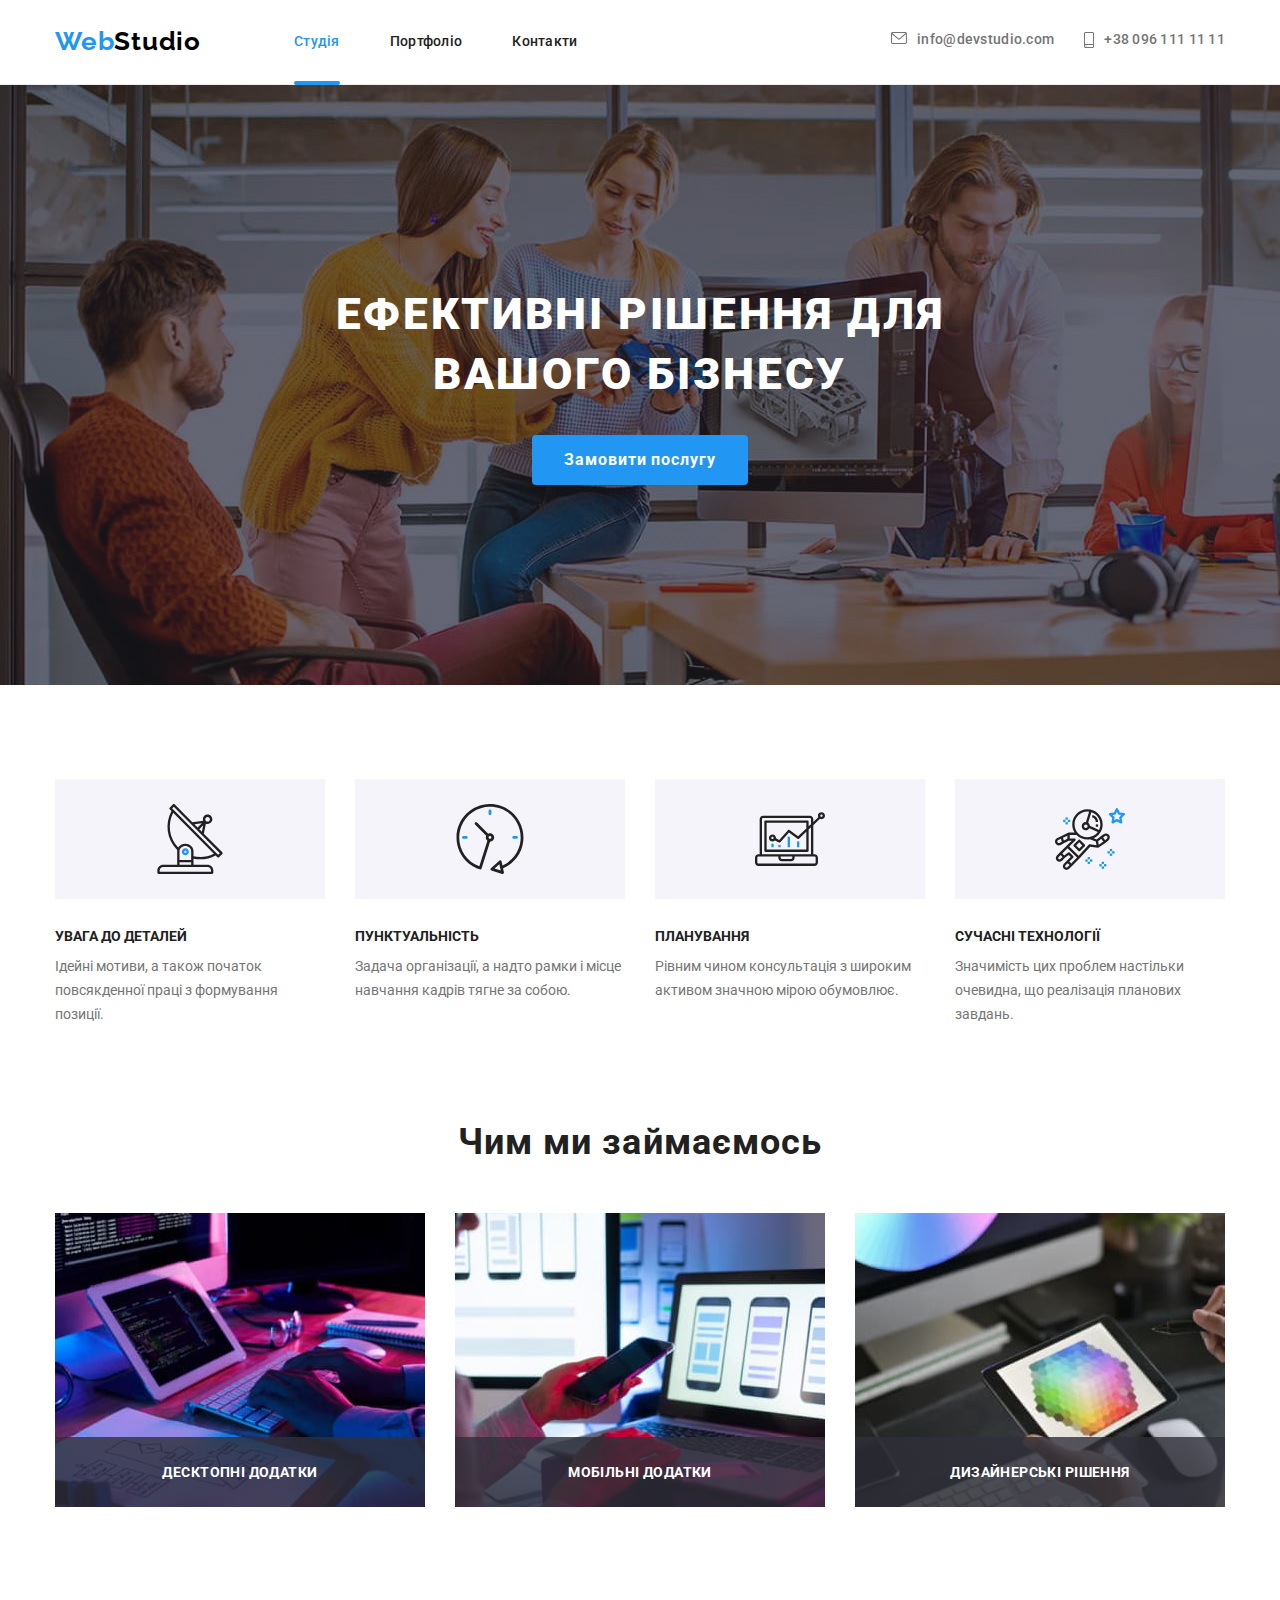
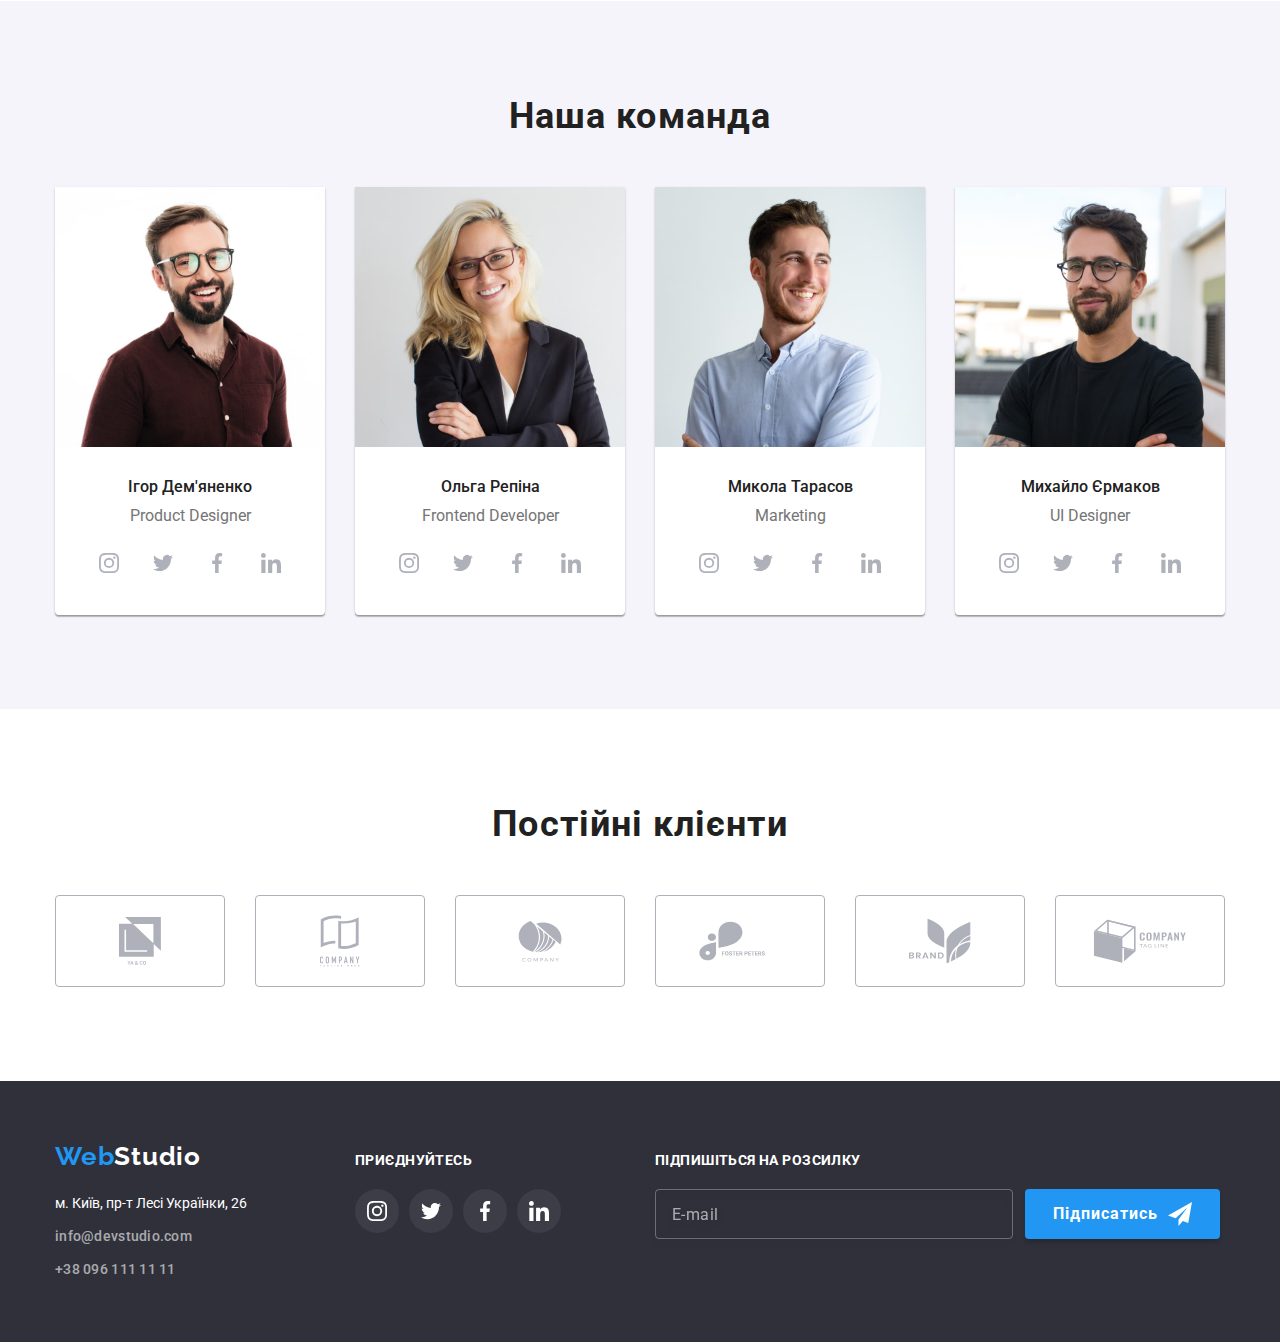
<file: index.html>
<!DOCTYPE html>
<html lang="uk">
  <head>
    <meta charset="UTF-8" />
    <meta http-equiv="X-UA-Compatible" content="IE=edge" />
    <meta name="viewport" content="width=device-width, initial-scale=1.0" />
    <title>Студія</title>
    <link rel="preconnect" href="https://fonts.gstatic.com" />
    <link
      href="https://fonts.googleapis.com/css2?family=Raleway:wght@700&family=Roboto:wght@400;500;700;900&display=swap"
      rel="stylesheet"
    />
    <link
      rel="stylesheet"
      href="https://cdnjs.cloudflare.com/ajax/libs/modern-normalize/1.0.0/modern-normalize.min.css"
    />
    <link rel="stylesheet" href="./css/styles.css" />
  </head>
  <body>
    <header class="page-header">
      <div class="container main-nav">
        <nav class="nav">
          <a href="./index.html" class="logo"
            >Web<span class="studio">Studio</span>
          </a>
          <ul class="site-nav list">
            <li class="item">
              <a href="index.html" class="link current">Студія</a>
            </li>
            <li class="item">
              <a href="portfolio.html" class="link">Портфоліо</a>
            </li>
            <li class="item"><a href="Контакти" class="link">Контакти</a></li>
          </ul>
        </nav>
        <ul class="contacts-list list">
          <li class="item">
            <a href="mailto:info@devstudio.com" class="link">
              <span>
                <svg class="mail-icon" width="16" height="12">
                  <use href="./images/sprite.svg#icon-envelope"></use>
                </svg>
              </span>
              info@devstudio.com
            </a>
          </li>
          <li class="item">
            <a href="tel:+380961111111" class="link">
              <span>
                <svg class="mail-icon" width="10" height="16">
                  <use href="./images/sprite.svg#icon-smartphone"></use>
                </svg>
              </span>
              +38 096 111 11 11
            </a>
          </li>
        </ul>
      </div>
    </header>
    <main>
      <section class="hero">
        <div class="container">
          <h1 class="hero-title">Ефективні рішення для вашого бізнесу</h1>
          <button type="button" class="button" data-modal-open>
            Замовити послугу
          </button>
        </div>
      </section>
      <section class="section">
        <div class="container">
          <h2 class="visually-hidden">Особливості</h2>
          <ul class="feature-list list">
            <li class="item icon-antenna">
              <h3 class="title">Увага до деталей</h3>
              <p class="text">
                Ідейні мотиви, а також початок повсякденної праці з формування
                позиції.
              </p>
            </li>
            <li class="item icon-clock">
              <h3 class="title">Пунктуальність</h3>
              <p class="text">
                Задача організації, а надто рамки і місце навчання кадрів тягне
                за собою.
              </p>
            </li>
            <li class="item icon-diagram">
              <h3 class="title">Планування</h3>
              <p class="text">
                Рівним чином консультація з широким активом значною мірою
                обумовлює.
              </p>
            </li>
            <li class="item icon-astronaut">
              <h3 class="title">Сучасні технології</h3>
              <p class="text">
                Значимість цих проблем настільки очевидна, що реалізація
                планових завдань.
              </p>
            </li>
          </ul>
        </div>
      </section>
      <section class="section work">
        <div class="container">
          <h2 class="section-title">Чим ми займаємось</h2>
          <ul class="work-list list">
            <li class="item">
              <img
                src="./images/box1.jpg"
                alt="Box_1"
                width="370"
                class="image"
              />
              <p class="description">десктопні додатки</p>
            </li>
            <li class="item">
              <img
                src="./images/box2.jpg"
                alt="Box_2"
                width="370"
                class="image"
              />
              <p class="description">мобільні додатки</p>
            </li>
            <li class="item">
              <img
                src="./images/box3.jpg"
                alt="Box_3"
                width="370"
                class="image"
              />
              <p class="description">дизайнерські рішення</p>
            </li>
          </ul>
        </div>
      </section>
      <section class="section team">
        <div class="container">
          <h2 class="section-title">Наша команда</h2>
          <ul class="team-list list">
            <li class="item">
              <img
                src="./images/photo1.jpg"
                alt="Ihor_Demjanenko"
                width="270"
                class="photo"
              />
              <div class="team-content">
                <h3 class="title">Ігор Дем'яненко</h3>
                <p class="profession">Product Designer</p>
                <ul class="team-links list">
                  <li class="card-link">
                    <a href="" class="background-icon"
                      ><svg class="card-icon">
                        <use href="./images/sprite.svg#icon-instagram"></use>
                      </svg>
                    </a>
                  </li>
                  <li class="card-link">
                    <a href="" class="background-icon"
                      ><svg class="card-icon">
                        <use href="./images/sprite.svg#icon-twitter"></use>
                      </svg>
                    </a>
                  </li>
                  <li class="card-link">
                    <a href="" class="background-icon"
                      ><svg class="card-icon">
                        <use href="./images/sprite.svg#icon-facebook"></use>
                      </svg>
                    </a>
                  </li>
                  <li class="card-link">
                    <a href="" class="background-icon"
                      ><svg class="card-icon">
                        <use href="./images/sprite.svg#icon-linkedin"></use>
                      </svg>
                    </a>
                  </li>
                </ul>
              </div>
            </li>
            <li class="item">
              <img
                src="./images/photo2.jpg"
                alt="Olha_Repina"
                width="270"
                class="photo"
              />
              <div class="team-content">
                <h3 class="title">Ольга Репіна</h3>
                <p class="profession">Frontend Developer</p>
                <ul class="team-links list">
                  <li class="card-link">
                    <a href="" class="background-icon"
                      ><svg class="card-icon">
                        <use href="./images/sprite.svg#icon-instagram"></use>
                      </svg>
                    </a>
                  </li>
                  <li class="card-link">
                    <a href="" class="background-icon"
                      ><svg class="card-icon">
                        <use href="./images/sprite.svg#icon-twitter"></use>
                      </svg>
                    </a>
                  </li>
                  <li class="card-link">
                    <a href="" class="background-icon"
                      ><svg class="card-icon">
                        <use href="./images/sprite.svg#icon-facebook"></use>
                      </svg>
                    </a>
                  </li>
                  <li class="card-link">
                    <a href="" class="background-icon"
                      ><svg class="card-icon">
                        <use href="./images/sprite.svg#icon-linkedin"></use>
                      </svg>
                    </a>
                  </li>
                </ul>
              </div>
            </li>
            <li class="item">
              <img
                src="./images/photo3.jpg"
                alt="Mykola_Tarasov"
                width="270"
                class="photo"
              />
              <div class="team-content">
                <h3 class="title">Микола Тарасов</h3>
                <p class="profession">Marketing</p>
                <ul class="team-links list">
                  <li class="card-link">
                    <a href="" class="background-icon"
                      ><svg class="card-icon">
                        <use href="./images/sprite.svg#icon-instagram"></use>
                      </svg>
                    </a>
                  </li>
                  <li class="card-link">
                    <a href="" class="background-icon"
                      ><svg class="card-icon">
                        <use href="./images/sprite.svg#icon-twitter"></use>
                      </svg>
                    </a>
                  </li>
                  <li class="card-link">
                    <a href="" class="background-icon"
                      ><svg class="card-icon">
                        <use href="./images/sprite.svg#icon-facebook"></use>
                      </svg>
                    </a>
                  </li>
                  <li class="card-link">
                    <a href="" class="background-icon"
                      ><svg class="card-icon">
                        <use href="./images/sprite.svg#icon-linkedin"></use>
                      </svg>
                    </a>
                  </li>
                </ul>
              </div>
            </li>
            <li class="item">
              <img
                src="./images/photo4.jpg"
                alt="Mychajlo_Jermakov"
                width="270"
                class="photo"
              />
              <div class="team-content">
                <h3 class="title">Михайло Єрмаков</h3>
                <p class="profession">UI Designer</p>
                <ul class="team-links list">
                  <li class="card-link">
                    <a href="" class="background-icon"
                      ><svg class="card-icon">
                        <use href="./images/sprite.svg#icon-instagram"></use>
                      </svg>
                    </a>
                  </li>
                  <li class="card-link">
                    <a href="" class="background-icon"
                      ><svg class="card-icon">
                        <use href="./images/sprite.svg#icon-twitter"></use>
                      </svg>
                    </a>
                  </li>
                  <li class="card-link">
                    <a href="" class="background-icon"
                      ><svg class="card-icon">
                        <use href="./images/sprite.svg#icon-facebook"></use>
                      </svg>
                    </a>
                  </li>
                  <li class="card-link">
                    <a href="" class="background-icon"
                      ><svg class="card-icon">
                        <use href="./images/sprite.svg#icon-linkedin"></use>
                      </svg>
                    </a>
                  </li>
                </ul>
              </div>
            </li>
          </ul>
        </div>
      </section>
      <section class="section">
        <div class="container">
          <h2 class="section-title">Постійні клієнти</h2>
          <ul class="clients-list list">
            <li class="client">
              <a href="" class="client-link"
                ><svg class="client-icon" width="42" height="48">
                  <use href="./images/sprite.svg#icon-client-1"></use>
                </svg>
              </a>
            </li>
            <li class="client">
              <a href="" class="client-link"
                ><svg class="client-icon" width="40" height="52">
                  <use href="./images/sprite.svg#icon-client-2"></use>
                </svg>
              </a>
            </li>
            <li class="client">
              <a href="" class="client-link"
                ><svg class="client-icon" width="44" height="42">
                  <use href="./images/sprite.svg#icon-client-3"></use>
                </svg>
              </a>
            </li>
            <li class="client">
              <a href="" class="client-link"
                ><svg class="client-icon" width="84" height="40">
                  <use href="./images/sprite.svg#icon-client-4"></use>
                </svg>
              </a>
            </li>
            <li class="client">
              <a href="" class="client-link"
                ><svg class="client-icon" width="62" height="46">
                  <use href="./images/sprite.svg#icon-client-5"></use>
                </svg>
              </a>
            </li>
            <li class="client">
              <a href="" class="client-link"
                ><svg class="client-icon" width="94" height="44">
                  <use href="./images/sprite.svg#icon-client-6"></use>
                </svg>
              </a>
            </li>
          </ul>
        </div>
      </section>
    </main>
    <footer class="footer">
      <div class="container">
        <div class="footer-blocks">
          <a href="./index.html" class="logo secondary"
            >Web<span class="studio-footer">Studio</span></a
          >
          <address class="footer-text">
            <p class="adress">м. Київ, пр-т Лесі Українки, 26</p>
            <ul class="footer-list list">
              <li class="mail">
                <a href="mailto:info@devstudio.com" class="link"
                  >info@devstudio.com</a
                >
              </li>
              <li>
                <a href="tel:+380961111111" class="link">+38 096 111 11 11</a>
              </li>
            </ul>
          </address>
        </div>
        <div class="footer-blocks secondary">
          <p class="join">приєднуйтесь</p>
          <ul class="links-list list">
            <li class="footer-link">
              <a href="" class="link-background"
                ><svg class="link-icon">
                  <use href="./images/sprite.svg#icon-instagram-footer"></use>
                </svg>
              </a>
            </li>
            <li class="footer-link">
              <a href="" class="link-background"
                ><svg class="link-icon">
                  <use href="./images/sprite.svg#icon-twitter-footer"></use>
                </svg>
              </a>
            </li>
            <li class="footer-link">
              <a href="" class="link-background"
                ><svg class="link-icon">
                  <use href="./images/sprite.svg#icon-facebook-footer"></use>
                </svg>
              </a>
            </li>
            <li class="footer-link">
              <a href="" class="link-background"
                ><svg class="link-icon">
                  <use
                    href="./images/sprite.svg#icon-linkedin-footer"
                    class="link-icon"
                  ></use>
                </svg>
              </a>
            </li>
          </ul>
        </div>
        <div class="footer-blocks form">
          <p class="join">підпишіться на розсилку</p>
          <form
            class="footer-form"
            name="footer-form"
            autocomplete="on"
            novalidate
          >
            <div class="footer-form-field">
              <label for="email" class="email"></label>
              <input
                class="footer-input"
                type="email"
                name="email"
                id="email"
                placeholder="E-mail"
              />
            </div>

            <button type="submit" class="footer-button">
              Підписатись
              <svg class="footer-icon">
                <use href="./images/sprite.svg#icon-icon-send"></use>
              </svg>
            </button>
          </form>
        </div>
      </div>
    </footer>
    <div class="backdrop is-hidden" data-modal>
      <div class="modal">
        <button class="close" data-modal-close>
          <svg class="close-modal">
            <use href="./images/sprite.svg#icon-close-modal"></use>
          </svg>
        </button>

        <form class="modal-form">
          <b class="form-title">Залиште свої дані, ми вам передзвонимо</b>
          <div class="form-field">
            <input class="form-input" type="text" name="name" id="name" />
            <label for="name" class="form-label">Ім'я</label>
            <svg class="modal-icon">
              <use href="./images/sprite.svg#icon-person-modal"></use>
            </svg>
          </div>

          <div class="form-field">
            <input class="form-input" type="tel" name="tel" id="tel" />
            <label for="tel" class="form-label">Телефон</label>
            <svg class="modal-icon">
              <use href="./images/sprite.svg#icon-phone-modal"></use>
            </svg>
          </div>

          <div class="form-field">
            <input class="form-input" type="email" name="email" id="mail" />
            <label for="mail" class="form-label">Пошта</label>
            <svg class="modal-icon">
              <use href="./images/sprite.svg#icon-email-modal"></use>
            </svg>
          </div>

          <div class="form-field">
            <textarea
              name="comment"
              id="comment"
              placeholder="Введіть текст"
            ></textarea>
            <label for="comment" class="form-label">Коментар</label>
          </div>

          <div class="form-field check">
            <input
              class="checkbox visually-hidden"
              type="checkbox"
              name="accept"
              id="accept"
            />
            <label for="accept" class="form-label form-label-check"
              >Погоджуюсь із розсилкою і приймаю
              <a href="#" class="check-link link"> Умови договору</a>
            </label>
          </div>

          <button type="submit" class="button secondary">Відправити</button>
        </form>
      </div>
    </div>
    <script src="./js/modal.js"></script>
  </body>
</html>
</file>
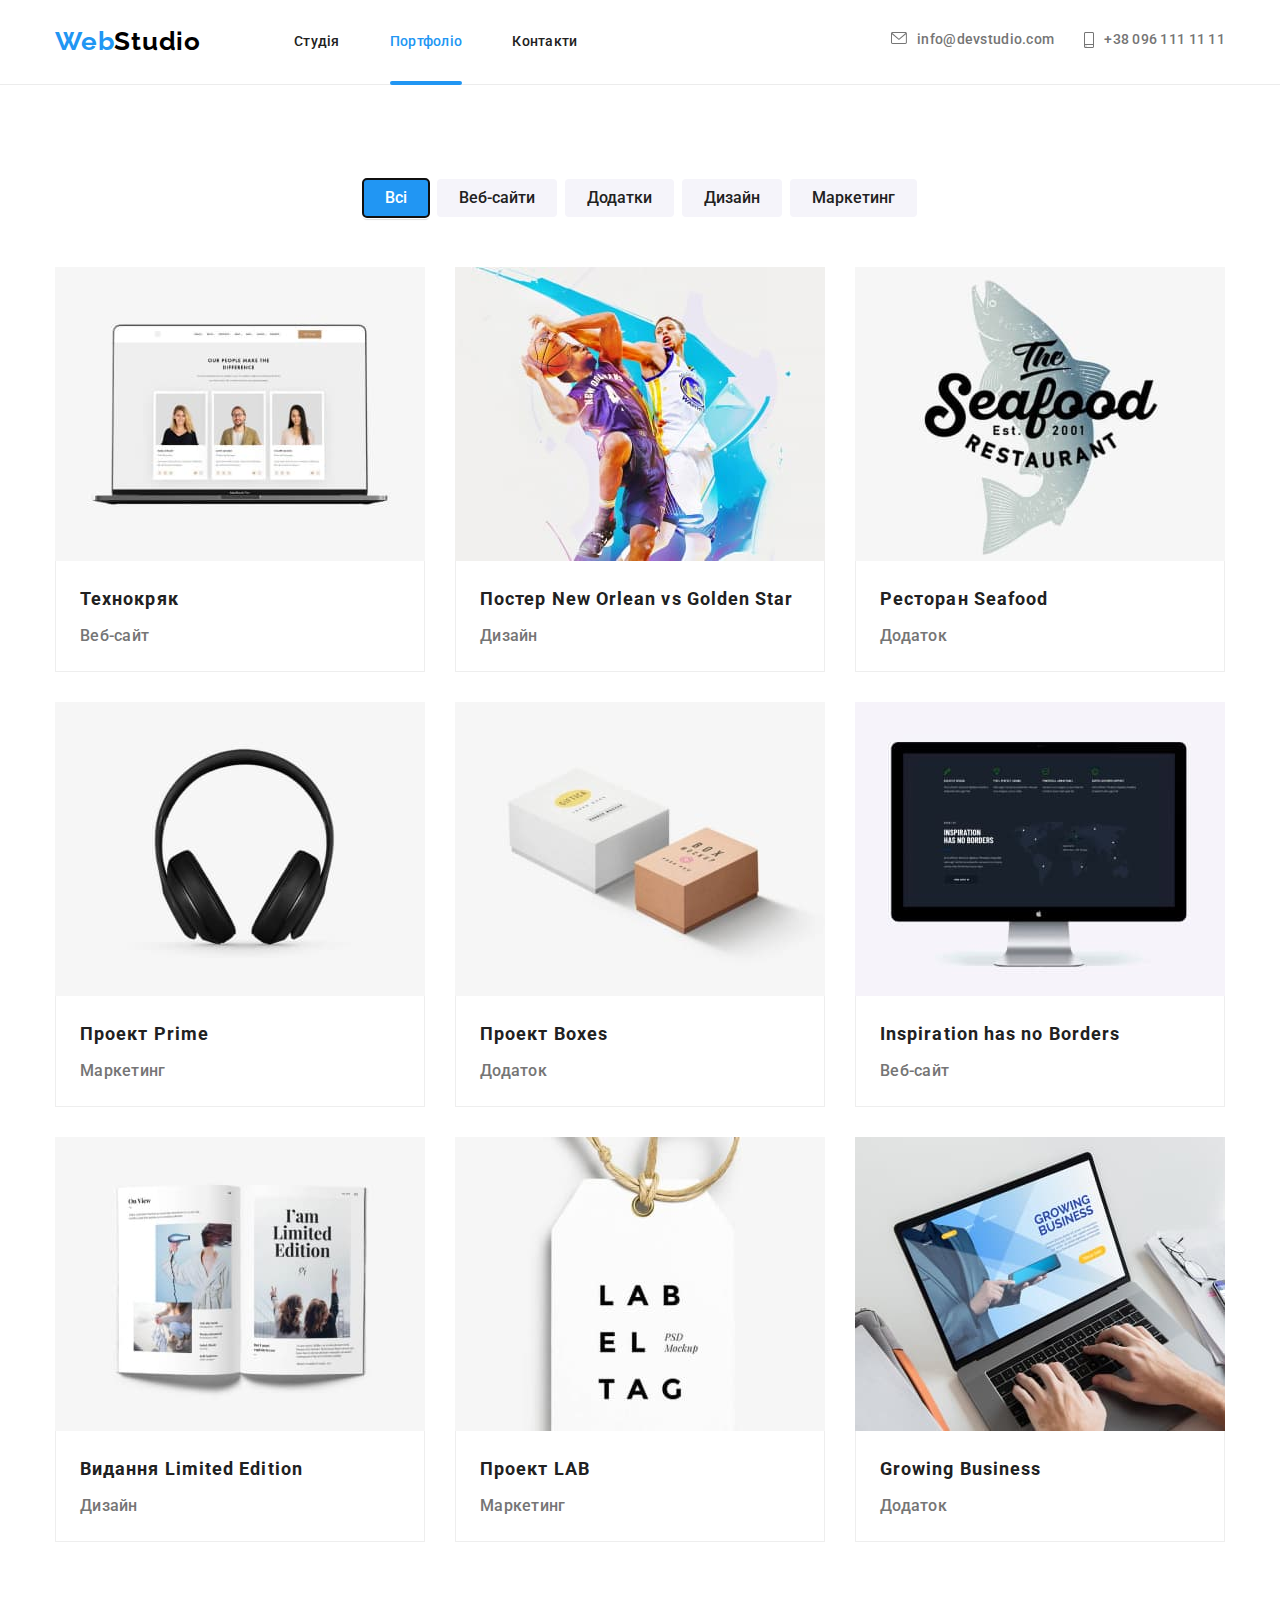
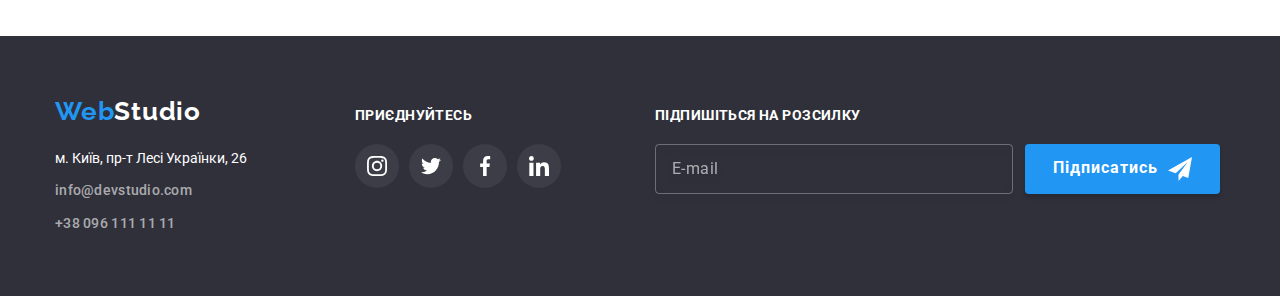
<file: portfolio.html>
<!DOCTYPE html>
<html lang="uk">
  <head>
    <meta charset="UTF-8" />
    <meta http-equiv="X-UA-Compatible" content="IE=edge" />
    <meta name="viewport" content="width=device-width, initial-scale=1.0" />
    <title>Портфоліо</title>
    <link rel="preconnect" href="https://fonts.gstatic.com" />
    <link
      href="https://fonts.googleapis.com/css2?family=Raleway:wght@700&family=Roboto:wght@400;500;700;900&display=swap"
      rel="stylesheet"
    />
    <link
      rel="stylesheet"
      href="https://cdnjs.cloudflare.com/ajax/libs/modern-normalize/1.0.0/modern-normalize.min.css"
    />
    <link rel="stylesheet" href="./css/styles.css" />
  </head>
  <body>
    <header class="page-header">
      <div class="container main-nav">
        <nav class="nav">
          <a href="./index.html" class="logo"
            >Web<span class="studio">Studio</span>
          </a>
          <ul class="site-nav list">
            <li class="item">
              <a href="index.html" class="link">Студія</a>
            </li>
            <li class="item">
              <a href="portfolio.html" class="link current">Портфоліо</a>
            </li>
            <li class="item"><a href="Контакти" class="link">Контакти</a></li>
          </ul>
        </nav>
        <ul class="contacts-list list">
          <li class="item">
            <a href="mailto:info@devstudio.com" class="link">
              <span>
                <svg class="mail-icon" width="16" height="12">
                  <use href="./images/sprite.svg#icon-envelope"></use>
                </svg>
              </span>
              info@devstudio.com
            </a>
          </li>
          <li class="item">
            <a href="tel:+380961111111" class="link"
              ><span>
                <svg class="mail-icon" width="10" height="16">
                  <use href="./images/sprite.svg#icon-smartphone"></use>
                </svg>
              </span>
              +38 096 111 11 11
            </a>
          </li>
        </ul>
      </div>
    </header>
    <main>
      <section class="section">
        <div class="container portfolio">
          <h1 class="visually-hidden">Портфоліо</h1>
          <ul class="filters-list list">
            <li class="item">
              <button type="button" autofocus class="filter">Всі</button>
            </li>
            <li class="item">
              <button type="button" class="filter">Веб-сайти</button>
            </li>
            <li class="item">
              <button type="button" class="filter">Додатки</button>
            </li>
            <li class="item">
              <button type="button" class="filter">Дизайн</button>
            </li>
            <li class="item">
              <button type="button" class="filter">Маркетинг</button>
            </li>
          </ul>
          <ul class="projects-list list">
            <li class="item">
              <a href="" class="link">
                <div class="project">
                  <img
                    src="./images/cards.jpg"
                    alt="Cards"
                    width="370"
                    class="illustration"
                  />
                  <div class="overlay">
                    <p class="overlay-content">
                      Технохряк це сучасний майданчик розповсюдження
                      коронавірусу. Компанії використовують цю платформу для
                      цифрового шпіонажу та атак на захищені сервери
                      конкурентів)
                    </p>
                  </div>
                </div>
                <div class="item-content">
                  <h2 class="name">Технокряк</h2>
                  <p class="description">Веб-сайт</p>
                </div>
              </a>
            </li>
            <li class="item">
              <a href="" class="link">
                <div class="project">
                  <img
                    src="./images/basketballers.jpg"
                    alt="Basketballers"
                    width="370"
                    class="illustration"
                  />
                  <div class="overlay">
                    <p class="overlay-content">
                      Технохряк це сучасний майданчик розповсюдження
                      коронавірусу. Компанії використовують цю платформу для
                      цифрового шпіонажу та атак на захищені сервери
                      конкурентів)
                    </p>
                  </div>
                </div>
                <div class="item-content">
                  <h2 class="name">Постер New Orlean vs Golden Star</h2>
                  <p class="description">Дизайн</p>
                </div>
              </a>
            </li>
            <li class="item">
              <a href="" class="link">
                <div class="project">
                  <img
                    src="./images/fish.jpg"
                    alt="Fish"
                    width="370"
                    class="illustration"
                  />
                  <div class="overlay">
                    <p class="overlay-content">
                      Технохряк це сучасний майданчик розповсюдження
                      коронавірусу. Компанії використовують цю платформу для
                      цифрового шпіонажу та атак на захищені сервери
                      конкурентів)
                    </p>
                  </div>
                </div>
                <div class="item-content">
                  <h2 class="name">Ресторан Seafood</h2>
                  <p class="description">Додаток</p>
                </div>
              </a>
            </li>
            <li class="item">
              <a href="" class="link">
                <div class="project">
                  <img
                    src="./images/headphones.jpg"
                    alt="Headphones"
                    width="370"
                    class="illustration"
                  />
                  <div class="overlay">
                    <p class="overlay-content">
                      Технохряк це сучасний майданчик розповсюдження
                      коронавірусу. Компанії використовують цю платформу для
                      цифрового шпіонажу та атак на захищені сервери
                      конкурентів)
                    </p>
                  </div>
                </div>
                <div class="item-content">
                  <h2 class="name">Проект Prime</h2>
                  <p class="description">Маркетинг</p>
                </div>
              </a>
            </li>
            <li class="item">
              <a href="" class="link">
                <div class="project">
                  <img
                    src="./images/boxes.jpg"
                    alt="Boxes"
                    width="370"
                    class="illustration"
                  />
                  <div class="overlay">
                    <p class="overlay-content">
                      Технохряк це сучасний майданчик розповсюдження
                      коронавірусу. Компанії використовують цю платформу для
                      цифрового шпіонажу та атак на захищені сервери
                      конкурентів)
                    </p>
                  </div>
                </div>
                <div class="item-content">
                  <h2 class="name">Проект Boxes</h2>
                  <p class="description">Додаток</p>
                </div>
              </a>
            </li>
            <li class="item">
              <a href="" class="link">
                <div class="project">
                  <img
                    src="./images/display.jpg"
                    alt="Display"
                    width="370"
                    class="illustration"
                  />
                  <div class="overlay">
                    <p class="overlay-content">
                      Технохряк це сучасний майданчик розповсюдження
                      коронавірусу. Компанії використовують цю платформу для
                      цифрового шпіонажу та атак на захищені сервери
                      конкурентів)
                    </p>
                  </div>
                </div>
                <div class="item-content">
                  <h2 class="name">Inspiration has no Borders</h2>
                  <p class="description">Веб-сайт</p>
                </div>
              </a>
            </li>
            <li class="item">
              <a href="" class="link">
                <div class="project">
                  <img
                    src="./images/magazine.jpg"
                    alt="Magazine"
                    width="370"
                    class="illustration"
                  />
                  <div class="overlay">
                    <p class="overlay-content">
                      Технохряк це сучасний майданчик розповсюдження
                      коронавірусу. Компанії використовують цю платформу для
                      цифрового шпіонажу та атак на захищені сервери
                      конкурентів)
                    </p>
                  </div>
                </div>
                <div class="item-content">
                  <h2 class="name">Видання Limited Edition</h2>
                  <p class="description">Дизайн</p>
                </div>
              </a>
            </li>
            <li class="item">
              <a href="" class="link">
                <div class="project">
                  <img
                    src="./images/label.jpg"
                    alt="Label"
                    width="370"
                    class="illustration"
                  />
                  <div class="overlay">
                    <p class="overlay-content">
                      Технохряк це сучасний майданчик розповсюдження
                      коронавірусу. Компанії використовують цю платформу для
                      цифрового шпіонажу та атак на захищені сервери
                      конкурентів)
                    </p>
                  </div>
                </div>
                <div class="item-content">
                  <h2 class="name">Проект LAB</h2>
                  <p class="description">Маркетинг</p>
                </div>
              </a>
            </li>
            <li class="item">
              <a href="" class="link">
                <div class="project">
                  <img
                    src="./images/laptop.jpg"
                    alt="Laptop"
                    width="370"
                    class="illustration"
                  />
                  <div class="overlay">
                    <p class="overlay-content">
                      Технохряк це сучасний майданчик розповсюдження
                      коронавірусу. Компанії використовують цю платформу для
                      цифрового шпіонажу та атак на захищені сервери
                      конкурентів)
                    </p>
                  </div>
                </div>
                <div class="item-content">
                  <h2 class="name">Growing Business</h2>
                  <p class="description">Додаток</p>
                </div>
              </a>
            </li>
          </ul>
        </div>
      </section>
    </main>
    <footer class="footer">
      <div class="container">
        <div class="footer-blocks">
          <a href="./index.html" class="logo secondary"
            >Web<span class="studio-footer">Studio</span></a
          >
          <address class="footer-text">
            <p class="adress">м. Київ, пр-т Лесі Українки, 26</p>
            <ul class="footer-list list">
              <li class="mail">
                <a href="mailto:info@devstudio.com" class="link"
                  >info@devstudio.com</a
                >
              </li>
              <li>
                <a href="tel:+380961111111" class="link">+38 096 111 11 11</a>
              </li>
            </ul>
          </address>
        </div>
        <div class="footer-blocks secondary">
          <p class="join">приєднуйтесь</p>
          <ul class="links-list list">
            <li class="footer-link">
              <a href="" class="link-background"
                ><svg class="link-icon">
                  <use href="./images/sprite.svg#icon-instagram-footer"></use>
                </svg>
              </a>
            </li>
            <li class="footer-link">
              <a href="" class="link-background"
                ><svg class="link-icon">
                  <use href="./images/sprite.svg#icon-twitter-footer"></use>
                </svg>
              </a>
            </li>
            <li class="footer-link">
              <a href="" class="link-background"
                ><svg class="link-icon">
                  <use href="./images/sprite.svg#icon-facebook-footer"></use>
                </svg>
              </a>
            </li>
            <li class="footer-link">
              <a href="" class="link-background"
                ><svg class="link-icon">
                  <use
                    href="./images/sprite.svg#icon-linkedin-footer"
                    class="link-icon"
                  ></use>
                </svg>
              </a>
            </li>
          </ul>
        </div>
        <div class="footer-blocks form">
          <p class="join">підпишіться на розсилку</p>
          <form
            class="footer-form"
            name="footer-form"
            autocomplete="on"
            novalidate
          >
            <div class="footer-form-field">
              <label for="email" class="email"></label>
              <input
                class="footer-input"
                type="email"
                name="email"
                id="email"
                placeholder="E-mail"
              />
            </div>

            <button type="submit" class="footer-button">
              Підписатись
              <svg class="footer-icon">
                <use href="./images/sprite.svg#icon-icon-send"></use>
              </svg>
            </button>
          </form>
        </div>
      </div>
    </footer>
  </body>
</html>
</file>
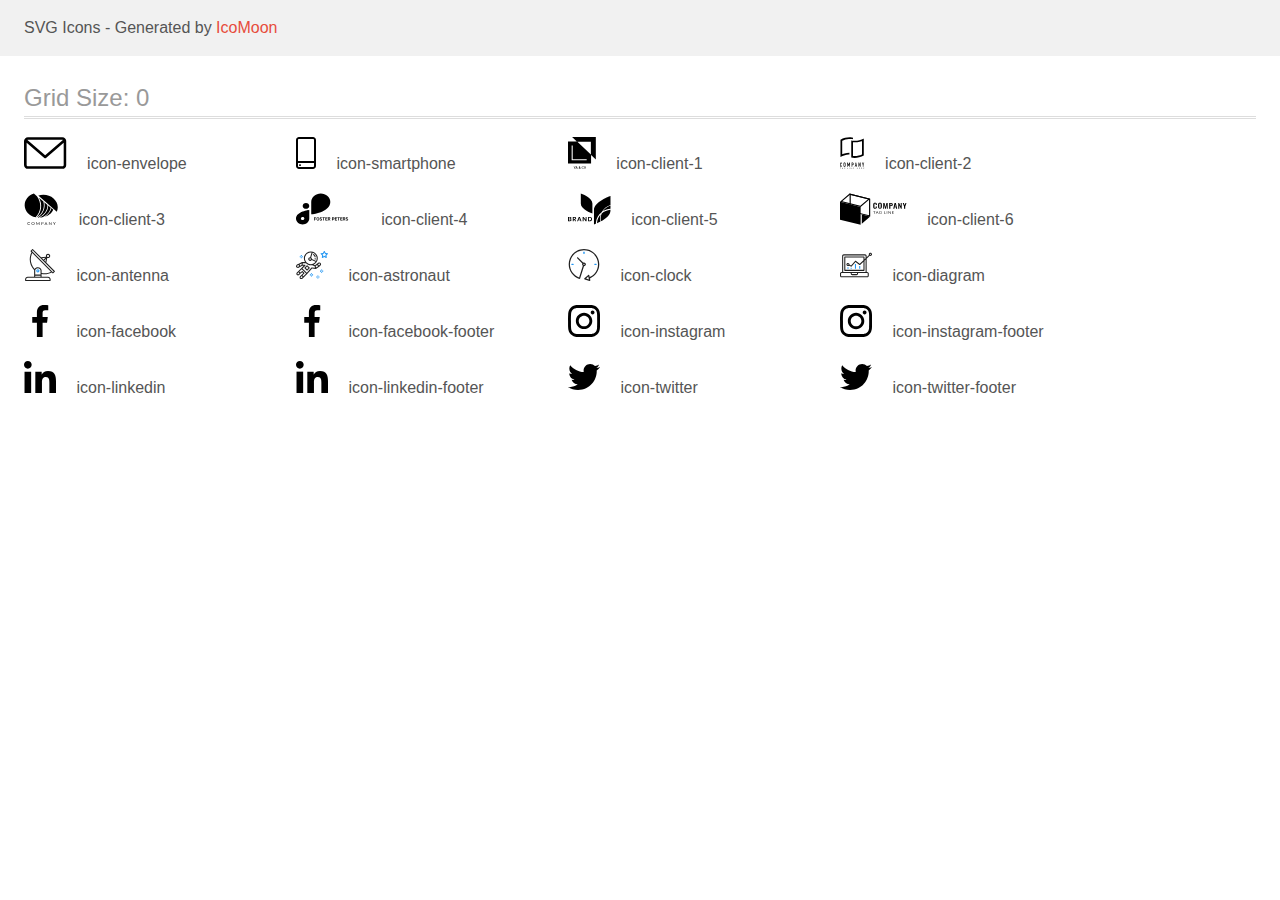
<file: images/sprite/demo.html>
<!doctype html>
<html>
<head>
    <title>IcoMoon - SVG Icons</title>
    <meta charset="utf-8">
    <meta name="viewport" content="width=device-width, initial-scale=1">
    <link rel="stylesheet" href="demo-files/demo.css">
    <link rel="stylesheet" href="style.css">
</head>
<body>
<svg aria-hidden="true" style="position: absolute; width: 0; height: 0; overflow: hidden;" version="1.1" xmlns="http://www.w3.org/2000/svg" xmlns:xlink="http://www.w3.org/1999/xlink">
<defs>
<symbol id="icon-envelope" viewBox="0 0 43 32">
<path d="M38.667 0h-34.667c-2.205 0-4 1.795-4 4v24c0 2.205 1.795 4 4 4h34.667c2.205 0 4-1.795 4-4v-24c0-2.205-1.795-4-4-4zM38.667 2.667c0.181 0 0.355 0.037 0.512 0.104l-17.845 15.467-17.845-15.467c0.151-0.065 0.327-0.104 0.512-0.104h34.667zM38.667 29.333h-34.667c-0.736 0-1.333-0.597-1.333-1.333v0-22.413l17.792 15.421c0.233 0.203 0.539 0.327 0.875 0.327s0.642-0.124 0.876-0.328l-0.002 0.001 17.792-15.421v22.413c0 0.736-0.597 1.333-1.333 1.333v0z"></path>
</symbol>
<symbol id="icon-smartphone" viewBox="0 0 20 32">
<path d="M17 0h-14c-1.654 0-3 1.346-3 3v26c0 1.654 1.346 3 3 3h14c1.654 0 3-1.346 3-3v-26c0-1.654-1.346-3-3-3zM3 2h14c0.552 0 1 0.448 1 1v0 21h-16v-21c0-0.552 0.448-1 1-1v0zM17 30h-14c-0.552 0-1-0.448-1-1v0-3h16v3c0 0.552-0.448 1-1 1v0z"></path>
<path d="M4.708 27.478c0.18 0.163 0.293 0.399 0.293 0.66s-0.113 0.497-0.292 0.659l-0.001 0.001c-0.186 0.17-0.435 0.275-0.708 0.275s-0.522-0.104-0.709-0.275l0.001 0.001c-0.18-0.163-0.293-0.399-0.293-0.66s0.113-0.497 0.292-0.659l0.001-0.001c0.186-0.17 0.435-0.275 0.708-0.275s0.522 0.104 0.709 0.275l-0.001-0.001z"></path>
</symbol>
<symbol id="icon-client-1" viewBox="0 0 28 32">
<path d="M4.085 0l4.771 4.517-8.857-0.005v21.915h23.149v-8.379l4.766 4.512v-22.559h-23.83zM22.939 17.517l-13.528-12.807h13.528v12.807zM18.739 23.22h-15.076v-14.738h1.066v13.74h14.011v0.997zM7.224 29.345l-0.557 1.147-0.557-1.147h-0.467l0.813 1.529v0.891h0.422v-0.891l0.811-1.529h-0.465zM7.924 31.765l0.196-0.564h0.938l0.197 0.564h0.439l-0.916-2.42h-0.378l-0.914 2.42h0.437zM8.588 29.859l0.351 1.004h-0.701l0.351-1.004zM10.806 30.804c-0.057 0.085-0.091 0.19-0.091 0.303 0 0.001 0 0.003 0 0.004v-0c0 0.204 0.072 0.37 0.214 0.497s0.336 0.19 0.575 0.19c0.239 0 0.445-0.065 0.618-0.195l0.136 0.161h0.468l-0.355-0.421c0.14-0.191 0.209-0.435 0.209-0.733h-0.351c0 0.163-0.034 0.311-0.101 0.444l-0.468-0.552 0.165-0.12c0.1-0.068 0.184-0.152 0.249-0.249l0.002-0.003c0.048-0.079 0.076-0.174 0.076-0.275 0-0.001 0-0.003-0-0.004v0c0-0.003 0-0.006 0-0.009 0-0.149-0.065-0.283-0.169-0.374l-0.001-0c-0.108-0.097-0.251-0.157-0.408-0.157-0.008 0-0.017 0-0.025 0l0.001-0c-0.195 0-0.35 0.056-0.465 0.166s-0.173 0.259-0.173 0.449c0 0.078 0.018 0.157 0.054 0.241 0.038 0.083 0.104 0.184 0.197 0.302-0.179 0.129-0.3 0.24-0.36 0.334zM11.898 31.34c-0.104 0.084-0.237 0.135-0.382 0.136h-0c-0.006 0-0.013 0-0.020 0-0.104 0-0.199-0.040-0.27-0.106l0 0c-0.067-0.066-0.108-0.157-0.108-0.259 0-0.005 0-0.009 0-0.014l-0 0.001c0-0.129 0.067-0.245 0.2-0.346l0.052-0.037 0.528 0.624zM11.464 30.267c-0.114-0.141-0.172-0.257-0.172-0.351 0-0.081 0.024-0.148 0.070-0.201 0.044-0.049 0.107-0.081 0.178-0.081 0.004 0 0.007 0 0.010 0l-0.001-0c0.003-0 0.006-0 0.009-0 0.067 0 0.127 0.026 0.173 0.068l-0-0c0.048 0.045 0.072 0.099 0.072 0.161 0 0.003 0 0.006 0 0.009 0 0.090-0.040 0.171-0.103 0.226l-0 0-0.052 0.041-0.184 0.127zM15.404 31.582c0.166-0.145 0.261-0.347 0.286-0.605h-0.419c-0.022 0.173-0.075 0.296-0.158 0.37s-0.208 0.112-0.372 0.112c-0.18 0-0.318-0.069-0.412-0.206s-0.14-0.337-0.14-0.599v-0.214c0.003-0.259 0.052-0.453 0.15-0.587 0.099-0.134 0.24-0.201 0.422-0.201 0.157 0 0.276 0.039 0.357 0.116s0.133 0.202 0.153 0.376h0.419c-0.027-0.265-0.121-0.47-0.285-0.615s-0.378-0.218-0.645-0.218c-0.198 0-0.373 0.048-0.525 0.142-0.152 0.097-0.271 0.234-0.345 0.396l-0.002 0.006c-0.077 0.169-0.122 0.367-0.122 0.576 0 0.010 0 0.020 0 0.030l-0-0.001v0.226c0.003 0.223 0.045 0.418 0.125 0.587s0.193 0.298 0.339 0.39c0.148 0.091 0.318 0.136 0.511 0.136 0.276 0 0.497-0.072 0.663-0.216zM17.875 31.243c0.082-0.18 0.123-0.388 0.123-0.625v-0.134c0-0.007 0-0.016 0-0.024 0-0.216-0.047-0.421-0.131-0.605l0.004 0.009c-0.077-0.171-0.199-0.31-0.35-0.406l-0.004-0.002c-0.152-0.095-0.326-0.143-0.524-0.143s-0.372 0.048-0.525 0.144c-0.152 0.095-0.27 0.233-0.354 0.414-0.079 0.175-0.125 0.38-0.125 0.595 0 0.011 0 0.021 0 0.032l-0-0.002v0.136c0.001 0.232 0.043 0.436 0.126 0.613 0.084 0.178 0.203 0.315 0.356 0.411 0.154 0.095 0.329 0.143 0.525 0.143 0.199 0 0.374-0.048 0.526-0.143 0.152-0.097 0.27-0.234 0.352-0.413zM17.425 29.874c0.102 0.143 0.152 0.349 0.152 0.618v0.126c0 0.272-0.050 0.48-0.151 0.622-0.099 0.142-0.242 0.213-0.429 0.213-0.005 0-0.011 0-0.017 0-0.171 0-0.323-0.086-0.413-0.216l-0.001-0.002c-0.104-0.145-0.155-0.351-0.155-0.617v-0.14c0.002-0.26 0.054-0.462 0.156-0.603 0.091-0.13 0.24-0.215 0.409-0.215 0.006 0 0.012 0 0.018 0l-0.001-0c0.187 0 0.33 0.072 0.431 0.214z"></path>
</symbol>
<symbol id="icon-client-2" viewBox="0 0 25 32">
<path d="M10.532 1.806h-0.084c-0.129-0.008-0.258-0.011-0.388-0.014h-0.28c-0.244 0-0.494 0.006-0.741 0.018-0.008-0.001-0.018-0.001-0.028-0.001s-0.020 0-0.029 0.001l0.001-0c-2.376 0.138-4.582 0.733-6.576 1.696l0.104-0.045-0.266 0.128v13.626l0.623-0.212c0.546-0.188 1.129-0.357 1.731-0.513 1.488-0.398 3.202-0.638 4.967-0.661l0.014-0v1.79c-0.223 0.001-0.439 0.007-0.655 0.018h-0.052c-1.399 0.079-2.709 0.289-3.971 0.619l0.139-0.031c-1.734 0.441-3.254 1.050-4.666 1.83l0.1-0.051v-17.475c1.379-0.82 2.975-1.488 4.665-1.921l0.127-0.028c1.353-0.364 2.907-0.576 4.51-0.582h0.267c0.314 0.008 0.622 0.022 0.91 0.044 0.829 0.060 1.597 0.187 2.339 0.378l-0.090-0.020v1.762c-0.628-0.154-1.373-0.271-2.134-0.326l-0.045-0.003-0.044-0.004c-0.152-0.013-0.304-0.026-0.446-0.026zM13.633 3.607c0.391 0.030 0.796 0.044 1.205 0.044 1.689-0.007 3.324-0.228 4.881-0.639l-0.135 0.030c1.734-0.442 3.252-1.052 4.665-1.831l-0.101 0.051v17.163c-1.379 0.819-2.975 1.487-4.664 1.921l-0.127 0.028c-1.353 0.363-2.908 0.574-4.511 0.581h-0.004c-0.033 0-0.072 0-0.111 0-1.177 0-2.319-0.147-3.409-0.425l0.095 0.021v-17.275c0.265 0.062 0.537 0.118 0.814 0.164 0.455 0.077 0.934 0.133 1.401 0.167zM22.367 3.74l-0.623 0.209c-0.572 0.193-1.151 0.365-1.731 0.518-1.551 0.415-3.332 0.657-5.169 0.663h-0.004c-0.406 0-0.78-0.011-1.141-0.034l-0.497-0.033v14.017l0.426 0.037c0.395 0.035 0.803 0.052 1.214 0.052 1.45-0.006 2.853-0.198 4.189-0.553l-0.116 0.026c1.221-0.31 2.281-0.702 3.285-1.189l-0.102 0.044 0.266-0.128v-13.63z"></path>
<path d="M1.684 25.977c-0.167-0.173-0.401-0.281-0.661-0.281-0.011 0-0.023 0-0.034 0.001l0.002-0c-0.004-0-0.009-0-0.014-0-0.139 0-0.272 0.028-0.393 0.078l0.007-0.003c-0.237 0.095-0.42 0.28-0.51 0.512l-0.002 0.006c-0.049 0.123-0.073 0.254-0.071 0.386v2.335c-0.006 0.164 0.026 0.328 0.092 0.479 0.055 0.12 0.135 0.226 0.234 0.313 0.093 0.078 0.202 0.135 0.32 0.166 0.114 0.031 0.231 0.048 0.349 0.048 0.13 0.001 0.258-0.026 0.377-0.081 0.351-0.156 0.591-0.5 0.591-0.901v-0.261h-0.611v0.208c0 0.004 0 0.009 0 0.014 0 0.070-0.013 0.136-0.037 0.198l0.001-0.004c-0.021 0.052-0.051 0.095-0.089 0.132l-0 0c-0.070 0.054-0.159 0.088-0.255 0.089h-0c-0.011 0.001-0.023 0.002-0.036 0.002-0.103 0-0.194-0.050-0.25-0.127l-0.001-0.001c-0.051-0.082-0.082-0.182-0.082-0.289 0-0.008 0-0.016 0.001-0.024l-0 0.001v-2.177c-0.004-0.121 0.022-0.24 0.075-0.349 0.056-0.087 0.153-0.143 0.262-0.143 0.013 0 0.025 0.001 0.038 0.002l-0.001-0c0.003-0 0.007-0 0.012-0 0.107 0 0.201 0.052 0.26 0.131l0.001 0.001c0.063 0.082 0.101 0.187 0.101 0.3 0 0.005-0 0.009-0 0.014v-0.001 0.202h0.604v-0.238c0-0.003 0-0.007 0-0.011 0-0.143-0.027-0.28-0.077-0.405l0.003 0.007c-0.048-0.128-0.117-0.237-0.205-0.329l0 0zM5.31 25.951c-0.186-0.158-0.429-0.255-0.694-0.257h-0c-0.124 0-0.248 0.023-0.364 0.066-0.252 0.090-0.451 0.276-0.557 0.511l-0.002 0.006c-0.062 0.142-0.092 0.297-0.089 0.452v2.239c-0.004 0.158 0.026 0.314 0.089 0.458 0.055 0.121 0.135 0.228 0.236 0.313 0.094 0.086 0.203 0.154 0.322 0.197 0.117 0.043 0.24 0.065 0.364 0.066 0.267-0.001 0.51-0.1 0.695-0.264l-0.001 0.001c0.097-0.087 0.176-0.194 0.23-0.313 0.063-0.144 0.093-0.301 0.089-0.458v-2.239c0-0.006 0-0.013 0-0.020 0-0.156-0.033-0.305-0.092-0.439l0.003 0.007c-0.057-0.128-0.135-0.237-0.23-0.327l-0-0zM5.025 28.969c0.001 0.010 0.002 0.023 0.002 0.035 0 0.114-0.047 0.216-0.123 0.289l-0 0c-0.077 0.065-0.178 0.105-0.287 0.105s-0.21-0.040-0.288-0.105l0.001 0.001c-0.076-0.073-0.123-0.175-0.123-0.289 0-0.012 0.001-0.025 0.002-0.037l-0 0.002v-2.239c-0.001-0.010-0.001-0.022-0.001-0.034 0-0.113 0.047-0.216 0.123-0.289l0-0c0.077-0.065 0.178-0.105 0.287-0.105s0.21 0.040 0.288 0.105l-0.001-0.001c0.076 0.073 0.123 0.175 0.123 0.289 0 0.012-0.001 0.025-0.002 0.037l0-0.002v2.24zM10.072 29.969v-4.24h-0.586l-0.771 2.244h-0.010l-0.777-2.244h-0.58v4.239h0.606v-2.578h0.011l0.593 1.823h0.302l0.598-1.823h0.010v2.578h0.606zM13.513 26.027c-0.093-0.105-0.211-0.185-0.342-0.232-0.124-0.042-0.267-0.066-0.416-0.066-0.008 0-0.016 0-0.024 0l0.001-0h-0.9v4.24h0.604v-1.656h0.311c0.189 0.009 0.376-0.031 0.545-0.116 0.139-0.078 0.251-0.188 0.329-0.32l0.002-0.004c0.070-0.113 0.117-0.238 0.138-0.369 0.021-0.133 0.033-0.287 0.033-0.444 0-0.013-0-0.027-0-0.040l0 0.002c0.006-0.203-0.014-0.407-0.059-0.606-0.043-0.153-0.12-0.284-0.223-0.39l0 0zM13.201 27.319c-0.003 0.081-0.023 0.157-0.057 0.224l0.001-0.003c-0.035 0.065-0.089 0.116-0.154 0.147l-0.002 0.001c-0.075 0.034-0.162 0.054-0.254 0.054-0.011 0-0.022-0-0.033-0.001l0.002 0h-0.276v-1.441h0.311c0.009-0 0.019-0.001 0.029-0.001 0.088 0 0.172 0.020 0.247 0.055l-0.004-0.002c0.062 0.036 0.111 0.090 0.141 0.154l0.001 0.002c0.033 0.074 0.051 0.155 0.053 0.236v0.282c0 0.098 0.006 0.201 0 0.291h-0.006zM16.374 25.729h-0.495l-0.934 4.24h0.604l0.177-0.911h0.823l0.178 0.911h0.604l-0.958-4.24zM15.817 28.481l0.297-1.537h0.011l0.295 1.537h-0.604zM20.277 28.283h-0.011l-0.912-2.554h-0.581v4.24h0.604v-2.55h0.012l0.923 2.549h0.568v-4.239h-0.604v2.554zM23.968 25.729l-0.486 1.686h-0.012l-0.486-1.686h-0.639l0.83 2.448v1.791h0.604v-1.791l0.83-2.447h-0.64zM0 31.166h0.291v0.817h0.198v-0.817h0.289v-0.167h-0.778v0.168zM2.447 30.998l-0.382 0.985h0.21l0.081-0.224h0.392l0.084 0.224h0.215l-0.391-0.985h-0.21zM2.417 31.593l0.134-0.365 0.134 0.365h-0.268zM4.866 31.62h0.228v0.127c-0.063 0.051-0.145 0.082-0.234 0.083h-0c-0.004 0-0.009 0-0.014 0-0.079 0-0.149-0.037-0.195-0.094l-0-0c-0.046-0.065-0.073-0.147-0.073-0.234 0-0.008 0-0.016 0.001-0.023l-0 0.001c0-0.219 0.095-0.329 0.283-0.329 0.006-0.001 0.014-0.001 0.021-0.001 0.097 0 0.178 0.067 0.201 0.157l0 0.001 0.194-0.038c-0.042-0.192-0.18-0.289-0.417-0.289-0.004-0-0.008-0-0.013-0-0.127 0-0.244 0.048-0.331 0.127l0-0c-0.088 0.087-0.143 0.208-0.143 0.342 0 0.013 0 0.026 0.002 0.038l-0-0.002c-0 0.007-0 0.015-0 0.023 0 0.132 0.048 0.254 0.127 0.347l-0.001-0.001c0.087 0.090 0.209 0.146 0.343 0.146 0.011 0 0.021-0 0.032-0.001l-0.001 0c0.005 0 0.010 0 0.016 0 0.155 0 0.296-0.060 0.402-0.157l-0 0v-0.388h-0.426v0.166zM7.337 30.998h-0.199v0.985h0.689v-0.167h-0.49v-0.817zM9.426 30.998h-0.199v0.985h0.199v-0.985zM11.469 31.655l-0.404-0.657h-0.193v0.985h0.185v-0.643l0.396 0.643h0.198v-0.985h-0.182v0.658zM13.315 31.549h0.49v-0.167h-0.49v-0.215h0.527v-0.168h-0.727v0.985h0.747v-0.167h-0.548v-0.266zM17.792 31.386h-0.388v-0.388h-0.197v0.984h0.197v-0.431h0.388v0.431h0.198v-0.985h-0.198v0.388zM19.649 31.549h0.492v-0.167h-0.492v-0.215h0.529v-0.168h-0.726v0.985h0.746v-0.167h-0.548v-0.266zM22.168 31.55c0.171-0.027 0.258-0.118 0.258-0.274 0.001-0.008 0.002-0.018 0.002-0.028 0-0.079-0.038-0.148-0.098-0.191l-0.001-0c-0.073-0.037-0.159-0.059-0.25-0.059-0.014 0-0.027 0-0.040 0.001l0.002-0h-0.417v0.984h0.198v-0.412h0.039c0.005-0 0.010-0 0.016-0 0.039 0 0.076 0.008 0.109 0.023l-0.002-0.001c0.029 0.018 0.053 0.042 0.070 0.072l0.215 0.313h0.236l-0.12-0.192c-0.054-0.096-0.128-0.175-0.215-0.235l-0.002-0.002zM21.969 31.413h-0.146v-0.247h0.156c0.012-0.001 0.027-0.002 0.042-0.002 0.057 0 0.111 0.009 0.163 0.026l-0.004-0.001c0.026 0.024 0.043 0.058 0.043 0.096 0 0.042-0.020 0.080-0.052 0.104l-0 0c-0.049 0.016-0.106 0.025-0.164 0.025-0.013 0-0.026-0-0.039-0.001l0.002 0zM24.068 31.549h0.49v-0.167h-0.49v-0.215h0.529v-0.168h-0.729v0.985h0.747v-0.167h-0.548v-0.266z"></path>
</symbol>
<symbol id="icon-client-3" viewBox="0 0 34 32">
<path d="M5.643 31.315c0.012 0 0.024 0.003 0.035 0.008s0.021 0.011 0.030 0.018l-0-0 0.166 0.158c-0.13 0.129-0.289 0.232-0.468 0.302-0.184 0.069-0.397 0.109-0.62 0.109-0.015 0-0.030-0-0.045-0.001l0.002 0c-0.213 0.004-0.425-0.030-0.622-0.101-0.182-0.066-0.338-0.163-0.47-0.286l0.001 0.001c-0.128-0.121-0.231-0.268-0.301-0.432l-0.003-0.008c-0.067-0.162-0.106-0.35-0.106-0.548 0-0.006 0-0.012 0-0.018v0.001c-0-0.009-0-0.019-0-0.029 0-0.388 0.168-0.737 0.436-0.977l0.001-0.001c0.142-0.124 0.312-0.222 0.498-0.287 0.205-0.069 0.423-0.103 0.642-0.101 0.012-0 0.026-0 0.040-0 0.199 0 0.39 0.034 0.568 0.096l-0.012-0.004c0.165 0.062 0.316 0.149 0.447 0.255l-0.139 0.169c-0.010 0.012-0.022 0.022-0.035 0.030l-0.001 0c-0.014 0.008-0.031 0.013-0.048 0.013-0.003 0-0.005-0-0.008-0l0 0c-0.023-0.001-0.043-0.007-0.062-0.018l0.001 0-0.074-0.046-0.104-0.058c-0.095-0.046-0.205-0.081-0.321-0.1l-0.007-0.001c-0.069-0.012-0.149-0.018-0.23-0.018-0.006 0-0.013 0-0.019 0h0.001c-0.005-0-0.010-0-0.015-0-0.16 0-0.313 0.028-0.455 0.079l0.009-0.003c-0.14 0.049-0.26 0.122-0.363 0.214l0.001-0.001c-0.104 0.098-0.183 0.213-0.235 0.339-0.054 0.128-0.085 0.276-0.085 0.432 0 0.006 0 0.011 0 0.017v-0.001c-0 0.006-0 0.012-0 0.019 0 0.157 0.031 0.307 0.088 0.444l-0.003-0.008c0.051 0.125 0.13 0.239 0.231 0.338 0.095 0.091 0.213 0.164 0.345 0.21 0.136 0.049 0.281 0.073 0.427 0.072 0.085 0.001 0.17-0.004 0.254-0.014 0.211-0.022 0.4-0.106 0.55-0.234l-0.001 0.001c0.021-0.017 0.049-0.028 0.078-0.029h0zM10.441 30.517c0 0.005 0 0.011 0 0.017 0 0.197-0.041 0.384-0.116 0.553l0.003-0.009c-0.074 0.172-0.18 0.317-0.311 0.435l-0.001 0.001c-0.138 0.123-0.302 0.22-0.481 0.283l-0.010 0.003c-0.189 0.064-0.406 0.101-0.632 0.101s-0.443-0.037-0.646-0.105l0.014 0.004c-0.188-0.067-0.351-0.165-0.489-0.288l0.001 0.001c-0.133-0.12-0.24-0.267-0.313-0.432l-0.003-0.008c-0.071-0.166-0.112-0.359-0.112-0.562s0.041-0.396 0.116-0.572l-0.004 0.010c0.071-0.165 0.178-0.315 0.316-0.442 0.139-0.121 0.305-0.215 0.488-0.277 0.188-0.065 0.406-0.103 0.632-0.103s0.443 0.038 0.646 0.107l-0.014-0.004c0.184 0.065 0.351 0.162 0.49 0.286 0.137 0.126 0.244 0.274 0.314 0.435 0.077 0.181 0.115 0.373 0.112 0.565zM10.005 30.517c0-0.007 0-0.015 0-0.024 0-0.154-0.029-0.301-0.082-0.436l0.003 0.008c-0.101-0.26-0.308-0.459-0.566-0.548l-0.007-0.002c-0.137-0.047-0.295-0.074-0.459-0.074s-0.322 0.027-0.469 0.077l0.010-0.003c-0.136 0.049-0.254 0.121-0.352 0.214l0-0c-0.097 0.092-0.174 0.205-0.223 0.331l-0.002 0.006c-0.050 0.134-0.079 0.289-0.079 0.451s0.029 0.317 0.082 0.46l-0.003-0.009c0.101 0.261 0.309 0.46 0.569 0.547l0.007 0.002c0.296 0.097 0.622 0.097 0.918 0 0.133-0.046 0.253-0.119 0.35-0.211 0.1-0.098 0.175-0.213 0.222-0.338 0.056-0.145 0.082-0.298 0.079-0.451zM13.715 30.99l0.043 0.101c0.017-0.036 0.031-0.069 0.048-0.101 0.019-0.039 0.037-0.072 0.056-0.103l-0.002 0.004 1.061-1.677c0.021-0.029 0.040-0.047 0.061-0.053s0.047-0.009 0.073-0.009c0.005 0 0.010 0 0.015 0l-0.001-0h0.314v2.728h-0.372v-2.090c-0.001-0.014-0.002-0.031-0.002-0.047s0.001-0.033 0.002-0.049l-0 0.002-1.069 1.701c-0.015 0.026-0.036 0.047-0.062 0.061l-0.001 0c-0.026 0.014-0.057 0.023-0.090 0.023-0.001 0-0.001 0-0.002 0h-0.060c-0.001 0-0.001 0-0.002 0-0.033 0-0.063-0.008-0.090-0.023l0.001 0c-0.026-0.014-0.047-0.035-0.061-0.061l-0-0.001-1.099-1.711v2.189h-0.359v-2.722h0.313c0.004-0 0.009-0 0.015-0 0.026 0 0.051 0.003 0.075 0.010l-0.002-0c0.026 0.011 0.046 0.030 0.058 0.053l1.084 1.678c0.020 0.028 0.038 0.060 0.053 0.094l0.001 0.004zM17.71 30.855v1.021h-0.414v-2.723h0.926c0.175-0.003 0.349 0.018 0.517 0.059 0.134 0.034 0.259 0.091 0.366 0.17 0.089 0.070 0.159 0.16 0.205 0.262l0.002 0.004c0.050 0.111 0.073 0.23 0.071 0.349 0 0.005 0 0.011 0 0.017 0 0.246-0.117 0.465-0.299 0.603l-0.002 0.001c-0.107 0.082-0.232 0.143-0.368 0.18-0.14 0.040-0.301 0.064-0.468 0.064-0.012 0-0.023-0-0.035-0l-0.501-0.008zM17.71 30.562h0.503c0.109 0.002 0.218-0.013 0.322-0.041 0.089-0.026 0.166-0.066 0.234-0.119l-0.002 0.001c0.117-0.097 0.191-0.241 0.191-0.404 0-0.002 0-0.004-0-0.007v0c0.001-0.009 0.001-0.019 0.001-0.029 0-0.070-0.015-0.136-0.043-0.195l0.001 0.003c-0.035-0.074-0.084-0.136-0.144-0.185l-0.001-0.001c-0.139-0.093-0.31-0.149-0.493-0.149-0.023 0-0.046 0.001-0.069 0.003l0.003-0h-0.503v1.122zM23.294 31.88h-0.328c-0.002 0-0.004 0-0.006 0-0.032 0-0.061-0.009-0.086-0.026l0.001 0c-0.023-0.016-0.042-0.037-0.054-0.062l-0-0.001-0.282-0.658h-1.419l-0.293 0.658c-0.026 0.053-0.079 0.088-0.141 0.088-0.001 0-0.003-0-0.004-0h-0.329l1.246-2.728h0.432l1.263 2.728zM21.237 30.867h1.172l-0.494-1.11c-0.038-0.084-0.069-0.169-0.094-0.256l-0.048 0.142c-0.014 0.043-0.030 0.084-0.046 0.116l-0.49 1.108zM25.089 29.166c0.024 0.011 0.046 0.028 0.062 0.048l1.818 2.056v-2.117h0.372v2.728h-0.207c-0.001 0-0.003 0-0.005 0-0.029 0-0.057-0.006-0.082-0.017l0.001 0c-0.026-0.013-0.048-0.030-0.066-0.050l-0-0-1.816-2.054c0.001 0.014 0.001 0.030 0.001 0.047s-0.001 0.033-0.002 0.049l0-0.002v2.027h-0.372v-2.728h0.22c0.025 0 0.051 0.005 0.075 0.013zM30.402 30.795v1.083h-0.415v-1.082l-1.149-1.643h0.372c0.003-0 0.006-0 0.009-0 0.030 0 0.057 0.009 0.081 0.023l-0.001-0c0.023 0.018 0.042 0.039 0.056 0.062l0.718 1.060c0.029 0.046 0.054 0.087 0.075 0.126s0.038 0.078 0.053 0.115l0.053-0.117c0.021-0.043 0.044-0.084 0.071-0.124l0.709-1.067c0.015-0.022 0.033-0.041 0.053-0.058l0-0c0.023-0.017 0.051-0.027 0.082-0.027 0.003 0 0.006 0 0.008 0l-0-0h0.376l-1.15 1.65zM13.509 24.576c0.181 0.020 0.363 0.036 0.549 0.050 2.803-1.090 5.174-2.872 6.818-5.126s2.485-4.878 2.421-7.546l-3.090-2.683c0.629 2.84 0.335 5.775-0.848 8.478s-3.208 5.067-5.849 6.827z"></path>
<path d="M12.407 24.451l0.083 0.015c2.822-1.755 4.973-4.203 6.176-7.031s1.402-5.904 0.571-8.83l-4.4-3.822c1.779 3.142 2.496 6.659 2.065 10.141-0.43 3.482-1.989 6.786-4.495 9.528zM27.328 15.106c-0.747 2.931-2.563 5.574-5.177 7.538-0.714 0.543-1.519 1.053-2.367 1.49l-0.092 0.043c2.129-0.543 4.085-1.504 5.718-2.808s2.901-2.917 3.703-4.714l-1.784-1.549z"></path>
<path d="M26.628 14.674l-2.54-2.207c-0.049 2.517-0.872 4.976-2.385 7.122s-3.66 3.902-6.217 5.084h0.012c0.57 0 1.139-0.030 1.705-0.088 2.39-0.848 4.502-2.197 6.146-3.926s2.771-3.785 3.278-5.985zM12.774 3.17l-3.031-2.636c-2.709 0.91-5.039 2.509-6.686 4.588s-2.531 4.542-2.539 7.066c0.010 2.789 1.090 5.495 3.070 7.69 1.979 2.194 4.744 3.754 7.858 4.43 2.779-2.942 4.407-6.578 4.646-10.379s-0.924-7.57-3.319-10.758zM33.63 14.268c-0.011-3.308-1.528-6.478-4.221-8.818s-6.342-3.658-10.15-3.668c-0.008 0-0.018-0-0.028-0-1.831 0-3.59 0.305-5.231 0.867l0.114-0.034 18.556 16.122c0.605-1.313 0.958-2.849 0.96-4.468v-0.001z"></path>
</symbol>
<symbol id="icon-client-4" viewBox="0 0 65 32">
<path d="M10.016 9.983h-0.002c-1.827 0-3.308 1.316-3.308 2.94v0.002c0 1.624 1.481 2.94 3.308 2.94h0.002c1.827 0 3.308-1.317 3.308-2.94v-0.002c0-1.624-1.481-2.941-3.308-2.941zM34.434 9.044c-0.005-2.255-1.016-4.418-2.81-6.012s-4.226-2.493-6.763-2.498c-2.539 0.004-4.972 0.902-6.767 2.497s-2.806 3.757-2.811 6.013v12.437s19.15-1.896 19.152-12.434v-0.002zM0 25.562c0.005 1.57 0.709 3.073 1.957 4.183s2.94 1.735 4.706 1.739c1.765-0.005 3.457-0.63 4.706-1.739s1.952-2.613 1.957-4.181v-8.654s-13.324 1.32-13.324 8.652zM6.662 27.112c-0.345 0-0.682-0.091-0.969-0.261-0.279-0.164-0.499-0.401-0.638-0.686l-0.004-0.009c-0.084-0.173-0.132-0.377-0.132-0.592 0-0.107 0.012-0.212 0.035-0.312l-0.002 0.009c0.067-0.301 0.233-0.578 0.477-0.794 0.243-0.214 0.547-0.364 0.882-0.423l0.011-0.002c0.103-0.019 0.221-0.030 0.341-0.030 0.239 0 0.469 0.043 0.68 0.122l-0.013-0.004c0.319 0.117 0.592 0.316 0.783 0.571s0.294 0.555 0.294 0.861c0.001 0.204-0.043 0.407-0.131 0.596-0.094 0.198-0.221 0.366-0.376 0.503l-0.002 0.001c-0.162 0.145-0.354 0.259-0.567 0.338-0.199 0.075-0.428 0.119-0.668 0.119-0 0-0.001 0-0.001 0h0v-0.006zM20.128 26.258h-1.286v1.328h-0.67v-3.251h2.117v0.542h-1.447v0.84h1.286v0.54zM23.346 26.035c0 0.32-0.056 0.6-0.169 0.841s-0.276 0.427-0.488 0.558c-0.199 0.124-0.44 0.197-0.698 0.197-0.008 0-0.017-0-0.025-0l0.001 0c-0.27 0-0.51-0.065-0.722-0.194-0.213-0.134-0.382-0.322-0.487-0.546l-0.003-0.008c-0.112-0.236-0.177-0.512-0.177-0.804 0-0.009 0-0.019 0-0.028l-0 0.001v-0.16c0-0.32 0.058-0.602 0.172-0.844 0.116-0.244 0.279-0.431 0.489-0.56 0.211-0.131 0.452-0.197 0.723-0.197s0.51 0.066 0.721 0.197c0.211 0.13 0.374 0.316 0.489 0.56 0.116 0.242 0.174 0.523 0.174 0.841v0.145zM22.668 25.887c0-0.341-0.061-0.6-0.183-0.777-0.108-0.161-0.29-0.266-0.496-0.266-0.009 0-0.018 0-0.028 0.001l0.001-0c-0.008-0-0.016-0.001-0.025-0.001-0.205 0-0.387 0.104-0.494 0.262l-0.001 0.002c-0.122 0.174-0.184 0.43-0.185 0.768v0.158c0 0.331 0.061 0.589 0.183 0.772s0.297 0.274 0.527 0.274c0.008 0 0.017 0.001 0.026 0.001 0.204 0 0.384-0.104 0.49-0.261l0.001-0.002c0.12-0.177 0.181-0.434 0.183-0.773v-0.158zM25.518 26.733c0-0.006 0.001-0.012 0.001-0.019 0-0.11-0.052-0.208-0.133-0.27l-0.001-0.001c-0.089-0.069-0.25-0.14-0.482-0.214-0.214-0.067-0.396-0.142-0.57-0.232l0.019 0.009c-0.37-0.2-0.554-0.469-0.554-0.806 0-0.175 0.049-0.332 0.147-0.469 0.1-0.139 0.242-0.246 0.427-0.324 0.186-0.077 0.395-0.116 0.625-0.116 0.232 0 0.439 0.042 0.621 0.127 0.181 0.084 0.322 0.201 0.421 0.355 0.101 0.152 0.152 0.328 0.152 0.522h-0.67c0-0.149-0.046-0.264-0.14-0.346-0.094-0.084-0.226-0.125-0.395-0.125-0.164 0-0.291 0.035-0.382 0.105-0.083 0.060-0.136 0.156-0.136 0.265 0 0.003 0 0.005 0 0.008v-0c0 0.106 0.053 0.194 0.158 0.266 0.107 0.071 0.264 0.138 0.471 0.2 0.381 0.114 0.658 0.257 0.833 0.427s0.261 0.381 0.261 0.634c0 0.281-0.107 0.503-0.32 0.663s-0.498 0.239-0.859 0.239c-0.25 0-0.478-0.046-0.683-0.137-0.193-0.082-0.352-0.211-0.469-0.373l-0.002-0.003c-0.1-0.15-0.16-0.335-0.16-0.533 0-0.007 0-0.014 0-0.022l-0 0.001h0.671c0 0.358 0.214 0.538 0.643 0.538 0.159 0 0.283-0.032 0.373-0.096 0.081-0.058 0.134-0.153 0.134-0.259 0-0.004-0-0.009-0-0.013l0 0.001zM29.092 24.878h-0.995v2.708h-0.67v-2.708h-0.981v-0.542h2.647v0.542zM31.431 26.178h-1.285v0.871h1.509v0.538h-2.178v-3.251h2.174v0.542h-1.505v0.775h1.286v0.524zM33.25 26.396h-0.533v1.19h-0.67v-3.251h1.208c0.384 0 0.68 0.086 0.888 0.257s0.312 0.413 0.312 0.725c0 0.222-0.048 0.408-0.145 0.556-0.108 0.156-0.255 0.278-0.429 0.35l-0.006 0.002 0.702 1.328v0.030h-0.718l-0.61-1.189zM32.717 25.854h0.541c0.168 0 0.297-0.042 0.39-0.126 0.086-0.084 0.139-0.201 0.139-0.33 0-0.009-0-0.017-0.001-0.026l0 0.001c0-0.154-0.043-0.274-0.131-0.362s-0.219-0.132-0.4-0.132h-0.538v0.975zM36.775 26.441v1.145h-0.67v-3.251h1.268c0.244 0 0.459 0.045 0.643 0.134 0.186 0.089 0.329 0.216 0.429 0.382 0.099 0.164 0.149 0.35 0.149 0.56 0 0.318-0.11 0.57-0.328 0.754-0.218 0.183-0.519 0.275-0.904 0.275h-0.587zM36.775 25.899h0.598c0.178 0 0.312-0.042 0.404-0.125 0.094-0.084 0.141-0.203 0.141-0.357 0-0.007 0.001-0.016 0.001-0.024 0-0.14-0.053-0.267-0.141-0.363l0 0c-0.094-0.098-0.223-0.149-0.389-0.152h-0.614v1.021zM41.011 26.178h-1.285v0.871h1.509v0.538h-2.178v-3.251h2.174v0.542h-1.505v0.775h1.286v0.524zM44.119 24.878h-0.996v2.708h-0.67v-2.708h-0.982v-0.542h2.648v0.542zM46.458 26.178h-1.285v0.871h1.509v0.538h-2.179v-3.251h2.174v0.542h-1.504v0.775h1.285v0.524zM48.277 26.396h-0.533v1.19h-0.67v-3.251h1.208c0.384 0 0.68 0.086 0.888 0.257s0.312 0.413 0.312 0.725c0 0.222-0.049 0.408-0.145 0.556-0.108 0.156-0.256 0.278-0.429 0.35l-0.006 0.002 0.703 1.328v0.030h-0.718l-0.61-1.189zM47.744 25.854h0.54c0.168 0 0.298-0.042 0.39-0.126 0.086-0.084 0.139-0.201 0.139-0.331 0-0.009-0-0.017-0.001-0.025l0 0.001c0-0.154-0.043-0.274-0.132-0.362-0.086-0.088-0.219-0.132-0.399-0.132h-0.538v0.975zM51.679 26.734c0-0.006 0.001-0.012 0.001-0.019 0-0.11-0.052-0.208-0.134-0.271l-0.001-0.001c-0.089-0.069-0.25-0.14-0.482-0.214-0.214-0.067-0.396-0.142-0.57-0.232l0.019 0.009c-0.37-0.2-0.554-0.469-0.554-0.806 0-0.175 0.050-0.332 0.147-0.469 0.1-0.139 0.242-0.246 0.427-0.324 0.186-0.077 0.395-0.116 0.625-0.116 0.232 0 0.439 0.042 0.621 0.127 0.181 0.084 0.322 0.201 0.421 0.355 0.101 0.152 0.152 0.328 0.152 0.522h-0.67c0-0.149-0.046-0.264-0.14-0.346-0.094-0.084-0.226-0.125-0.395-0.125-0.164 0-0.291 0.035-0.382 0.105-0.083 0.060-0.137 0.156-0.137 0.265 0 0.002 0 0.005 0 0.007v-0c0 0.106 0.053 0.194 0.159 0.266s0.264 0.138 0.471 0.2c0.381 0.114 0.658 0.257 0.833 0.427s0.261 0.381 0.261 0.634c0 0.281-0.107 0.503-0.32 0.663s-0.499 0.239-0.859 0.239c-0.25 0-0.478-0.046-0.683-0.137-0.193-0.082-0.352-0.211-0.469-0.373l-0.002-0.003c-0.1-0.15-0.16-0.335-0.16-0.533 0-0.007 0-0.014 0-0.022l-0 0.001h0.671c0 0.358 0.214 0.538 0.643 0.538 0.159 0 0.283-0.032 0.373-0.096 0.082-0.058 0.134-0.153 0.134-0.26 0-0.004-0-0.009-0-0.013l0 0.001z"></path>
</symbol>
<symbol id="icon-client-5" viewBox="0 0 43 32">
<path d="M3.239 26.373c0.166 0.188 0.254 0.424 0.25 0.665 0.001 0.015 0.001 0.033 0.001 0.050 0 0.149-0.033 0.29-0.093 0.416l0.003-0.006c-0.072 0.152-0.172 0.279-0.296 0.378l-0.002 0.002c-0.282 0.194-0.631 0.31-1.007 0.31-0.041 0-0.082-0.001-0.123-0.004l0.006 0h-1.977v-4.214h1.936c0.034-0.002 0.074-0.004 0.115-0.004 0.356 0 0.688 0.106 0.965 0.287l-0.007-0.004c0.125 0.097 0.225 0.218 0.289 0.354 0.065 0.138 0.095 0.286 0.086 0.436 0.011 0.232-0.068 0.461-0.225 0.644-0.15 0.168-0.358 0.283-0.59 0.33 0.262 0.044 0.499 0.172 0.667 0.361zM0.92 25.737h0.828c0.188 0.012 0.374-0.037 0.526-0.14 0.060-0.050 0.108-0.113 0.14-0.184l0.001-0.003c0.024-0.054 0.038-0.118 0.038-0.185 0-0.014-0.001-0.028-0.002-0.042l0 0.002c0.001-0.011 0.001-0.023 0.001-0.035 0-0.068-0.014-0.133-0.040-0.192l0.001 0.003c-0.033-0.075-0.079-0.137-0.138-0.187l-0.001-0.001c-0.134-0.091-0.298-0.145-0.476-0.145-0.023 0-0.046 0.001-0.069 0.003l0.003-0h-0.815v1.106zM2.355 27.353c0.065-0.051 0.116-0.116 0.151-0.19l0.001-0.003c0.028-0.059 0.044-0.128 0.044-0.202 0-0.012-0-0.023-0.001-0.035l0 0.002c0.001-0.009 0.001-0.020 0.001-0.031 0-0.075-0.017-0.147-0.047-0.21l0.001 0.003c-0.037-0.078-0.090-0.143-0.154-0.193l-0.001-0.001c-0.142-0.097-0.318-0.154-0.507-0.154-0.019 0-0.039 0.001-0.058 0.002l0.003-0h-0.868v1.16h0.88c0.197 0.010 0.394-0.041 0.556-0.146zM7.197 28.185l-1.076-1.648h-0.405v1.648h-0.927v-4.215h1.755c0.037-0.003 0.081-0.004 0.125-0.004 0.413 0 0.794 0.136 1.1 0.366l-0.005-0.003c0.245 0.229 0.394 0.53 0.417 0.85 0.002 0.026 0.003 0.057 0.003 0.088 0 0.307-0.109 0.589-0.291 0.808l0.002-0.002c-0.218 0.224-0.506 0.378-0.829 0.427l-0.008 0.001 1.147 1.684h-1.008zM5.715 25.963h0.758c0.526 0 0.79-0.212 0.79-0.638 0.001-0.010 0.001-0.022 0.001-0.034 0-0.080-0.016-0.156-0.045-0.225l0.001 0.004c-0.036-0.086-0.087-0.159-0.15-0.218l-0-0c-0.144-0.109-0.326-0.174-0.523-0.174-0.026 0-0.051 0.001-0.077 0.003l0.003-0h-0.767l0.009 1.283zM12.262 27.336h-1.846l-0.326 0.849h-0.972l1.695-4.168h1.051l1.689 4.168h-0.971l-0.319-0.848zM12.015 26.698l-0.675-1.779-0.675 1.779h1.349zM18.602 28.185h-0.919l-2.063-2.866v2.866h-0.918v-4.216h0.918l2.063 2.883v-2.883h0.919v4.216zM23.852 27.176c-0.191 0.318-0.48 0.577-0.833 0.744-0.358 0.168-0.777 0.267-1.219 0.267-0.026 0-0.053-0-0.079-0.001l0.004 0h-1.637v-4.215h1.637c0.023-0.001 0.050-0.001 0.077-0.001 0.441 0 0.859 0.096 1.235 0.267l-0.019-0.008c0.352 0.163 0.642 0.419 0.832 0.735 0.189 0.343 0.288 0.722 0.288 1.106s-0.099 0.763-0.288 1.106zM22.8 27.075c0.25-0.261 0.404-0.616 0.406-1.006v-0c0-0.369-0.144-0.726-0.406-1.006-0.285-0.226-0.65-0.362-1.047-0.362-0.037 0-0.074 0.001-0.11 0.004l0.005-0h-0.639v2.729h0.639c0.032 0.002 0.069 0.003 0.106 0.003 0.396 0 0.761-0.136 1.050-0.364l-0.004 0.003zM12.838 0.522s11.873 4.104 11.621 10.043v10.045s-11.864-4.106-11.617-10.045l-0.004-10.043zM35.037 18.259c2.243-1.413 4.836-2.288 7.544-2.545v-3.146c-3.12 1.102-5.767 3.098-7.544 5.691z"></path>
<path d="M33.69 19.207c1.835-3.384 5.017-5.995 8.891-7.297v-9.061s-16.909 5.846-16.552 14.304v14.302s0.754-0.261 1.939-0.752c0-0.457 0-0.918 0.054-1.382 0.349-3.926 2.388-7.564 5.667-10.115z"></path>
<path d="M32.082 24.52c0.089-0.992 0.287-1.973 0.592-2.928-2.043 2.203-3.279 4.936-3.536 7.816-0.025 0.272-0.039 0.543-0.045 0.824 1.41-0.617 2.478-1.142 3.524-1.703l-0.273 0.133c-0.3-1.362-0.388-2.757-0.263-4.142zM32.754 24.571c-0.033 0.348-0.052 0.752-0.052 1.161 0 0.917 0.095 1.811 0.276 2.674l-0.015-0.084c4.62-2.531 9.811-6.442 9.61-11.168v-0.412c-3.301 0.338-6.388 1.659-8.79 3.76-0.53 1.19-0.895 2.571-1.026 4.019l-0.004 0.051z"></path>
</symbol>
<symbol id="icon-client-6" viewBox="0 0 67 32">
<path d="M33.724 15.223c-0.271-0.35-0.435-0.795-0.435-1.278 0-0.048 0.002-0.095 0.005-0.142l-0 0.006v-2.051c0-0.628 0.142-1.106 0.428-1.433 0.284-0.327 0.774-0.489 1.468-0.488 0.652 0 1.116 0.139 1.389 0.417 0.299 0.355 0.444 0.789 0.411 1.226v0.482h-1.166v-0.489c0.004-0.159-0.007-0.319-0.034-0.477-0.020-0.116-0.081-0.214-0.166-0.283l-0.001-0.001c-0.105-0.070-0.234-0.112-0.373-0.112-0.018 0-0.035 0.001-0.052 0.002l0.002-0c-0.015-0.001-0.033-0.002-0.050-0.002-0.147 0-0.283 0.044-0.397 0.12l0.003-0.002c-0.096 0.077-0.166 0.185-0.193 0.309l-0.001 0.004c-0.030 0.14-0.047 0.302-0.047 0.467 0 0.014 0 0.028 0 0.042l-0-0.002v2.488c-0.019 0.24 0.033 0.48 0.149 0.698 0.061 0.075 0.139 0.133 0.23 0.168l0.004 0.001c0.068 0.027 0.148 0.043 0.231 0.043 0.025 0 0.050-0.001 0.074-0.004l-0.003 0c0.015 0.001 0.032 0.002 0.049 0.002 0.136 0 0.262-0.043 0.365-0.116l-0.002 0.001c0.090-0.075 0.153-0.18 0.174-0.299l0-0.003c0.027-0.165 0.040-0.332 0.036-0.498v-0.505h1.167v0.461c0.003 0.036 0.004 0.079 0.004 0.122 0 0.443-0.153 0.85-0.41 1.171l0.003-0.004c-0.268 0.304-0.725 0.457-1.397 0.457s-1.179-0.163-1.466-0.501zM38.583 15.245c-0.295-0.32-0.442-0.784-0.442-1.399v-2.157c0-0.609 0.147-1.070 0.442-1.383s0.787-0.469 1.478-0.467c0.686 0 1.176 0.156 1.471 0.467 0.294 0.313 0.444 0.774 0.444 1.383v2.156c0 0.609-0.149 1.077-0.449 1.398s-0.787 0.481-1.466 0.481-1.181-0.163-1.479-0.479zM40.604 14.727c0.106-0.199 0.154-0.419 0.14-0.638v-2.641c0.001-0.021 0.002-0.046 0.002-0.071 0-0.203-0.052-0.394-0.142-0.561l0.003 0.006c-0.062-0.076-0.142-0.135-0.234-0.17l-0.004-0.001c-0.068-0.027-0.146-0.042-0.229-0.042-0.028 0-0.056 0.002-0.083 0.005l0.003-0c-0.024-0.003-0.051-0.005-0.079-0.005-0.083 0-0.161 0.015-0.234 0.043l0.004-0.002c-0.096 0.036-0.177 0.096-0.239 0.171l-0.001 0.001c-0.107 0.195-0.154 0.41-0.14 0.626v2.652c-0.014 0.22 0.033 0.439 0.14 0.639 0.068 0.067 0.152 0.121 0.246 0.158 0.089 0.036 0.192 0.056 0.3 0.056s0.211-0.021 0.305-0.058l-0.006 0.002c0.095-0.037 0.178-0.091 0.246-0.158v-0.013zM43.381 9.902h1.256l0.944 3.979 0.967-3.979h1.222l0.124 5.743h-0.904l-0.097-3.991-0.932 3.991h-0.725l-0.966-4.006-0.090 4.006h-0.913l0.114-5.743zM49.301 9.902h1.957c1.127 0 1.691 0.543 1.691 1.631 0 1.041-0.594 1.562-1.781 1.56h-0.666v2.552h-1.208l0.007-5.744zM50.973 12.356c0.119 0.014 0.24 0.004 0.356-0.028 0.114-0.031 0.22-0.083 0.309-0.154 0.139-0.194 0.2-0.422 0.174-0.649 0.001-0.019 0.001-0.041 0.001-0.063 0-0.163-0.022-0.321-0.062-0.471l0.003 0.013c-0.019-0.061-0.050-0.114-0.089-0.158l0 0c-0.042-0.047-0.093-0.086-0.149-0.114l-0.003-0.001c-0.141-0.059-0.304-0.094-0.476-0.094-0.022 0-0.044 0.001-0.066 0.002l0.003-0h-0.469v1.717h0.469zM54.692 9.902h1.297l1.331 5.743h-1.126l-0.263-1.324h-1.157l-0.27 1.324h-1.143l1.331-5.743zM55.8 13.655l-0.452-2.411-0.452 2.411h0.903zM58.394 9.902h0.846l1.618 3.276v-3.276h1.003v5.743h-0.804l-1.628-3.42v3.42h-1.036l0.002-5.743zM64.209 13.454l-1.345-3.545h1.133l0.821 2.278 0.77-2.278h1.109l-1.329 3.546v2.19h-1.159v-2.19zM35.59 18.156v0.3h-0.986v2.334h-0.413v-2.334h-0.991v-0.3h2.389zM38.679 20.79h-0.319c-0.003 0-0.006 0-0.009 0-0.030 0-0.058-0.009-0.081-0.025l0 0c-0.023-0.015-0.041-0.035-0.052-0.060l-0-0.001-0.285-0.626h-1.367l-0.284 0.626c-0.009 0.028-0.024 0.052-0.044 0.071l-0 0c-0.023 0.016-0.052 0.025-0.082 0.025-0.003 0-0.005-0-0.008-0h-0.318l1.208-2.634h0.42l1.223 2.624zM36.679 19.812h1.14l-0.484-1.072c-0.031-0.067-0.061-0.15-0.086-0.235l-0.003-0.014c-0.017 0.050-0.031 0.098-0.045 0.14l-0.044 0.11-0.478 1.070zM40.762 20.531c0.076 0.004 0.151 0.004 0.228 0 0.065-0.006 0.129-0.016 0.193-0.031 0.059-0.012 0.117-0.028 0.174-0.048 0.053-0.018 0.107-0.042 0.161-0.065v-0.592h-0.483c-0.001 0-0.003 0-0.004 0-0.023 0-0.044-0.008-0.061-0.022l0 0c-0.008-0.006-0.014-0.013-0.018-0.021l-0-0c-0.004-0.007-0.006-0.015-0.006-0.024 0-0.001 0-0.002 0-0.003v0-0.202h0.937v1.010c-0.147 0.091-0.316 0.165-0.496 0.211l-0.013 0.003c-0.1 0.026-0.2 0.043-0.302 0.055-0.117 0.011-0.235 0.016-0.353 0.016-0.005 0-0.010 0-0.015 0-0.212 0-0.416-0.036-0.606-0.102l0.013 0.004c-0.186-0.065-0.347-0.158-0.486-0.277l0.002 0.002c-0.129-0.114-0.234-0.253-0.308-0.409l-0.003-0.008c-0.070-0.156-0.111-0.338-0.111-0.529 0-0.006 0-0.012 0-0.019v0.001c-0-0.005-0-0.010-0-0.016 0-0.193 0.040-0.377 0.112-0.543l-0.003 0.009c0.069-0.156 0.176-0.299 0.311-0.417 0.138-0.119 0.302-0.211 0.484-0.273 0.206-0.068 0.427-0.101 0.647-0.098 0.112 0 0.225 0.007 0.336 0.023 0.098 0.014 0.195 0.036 0.287 0.067 0.085 0.027 0.166 0.063 0.242 0.105 0.074 0.041 0.144 0.087 0.211 0.137l-0.116 0.163c-0.010 0.015-0.023 0.027-0.039 0.035l-0.001 0c-0.016 0.009-0.035 0.014-0.055 0.014h-0c-0.028-0.001-0.053-0.008-0.075-0.021l0.001 0c-0.049-0.023-0.088-0.044-0.126-0.066l0.007 0.004c-0.045-0.025-0.099-0.049-0.154-0.069l-0.008-0.002c-0.062-0.022-0.136-0.042-0.213-0.057l-0.009-0.001c-0.087-0.015-0.188-0.023-0.29-0.023-0.006 0-0.011 0-0.017 0h0.001c-0.004-0-0.010-0-0.015-0-0.162 0-0.317 0.027-0.462 0.076l0.010-0.003c-0.134 0.046-0.256 0.117-0.356 0.208-0.095 0.090-0.171 0.199-0.222 0.321l-0.002 0.006c-0.051 0.13-0.081 0.281-0.081 0.439s0.030 0.309 0.084 0.448l-0.003-0.008c0.053 0.124 0.135 0.237 0.242 0.332 0.099 0.090 0.219 0.161 0.352 0.208 0.154 0.046 0.316 0.063 0.479 0.052zM44.612 20.49h1.319v0.3h-1.722v-2.634h0.412l-0.009 2.334zM47.303 20.79h-0.412v-2.634h0.412v2.634zM48.84 18.169c0.025 0.012 0.046 0.028 0.063 0.047l0 0 1.766 1.985c-0.001-0.014-0.002-0.030-0.002-0.047s0.001-0.033 0.002-0.049l-0 0.002v-1.963h0.36v2.645h-0.208c-0.004 0-0.009 0-0.014 0-0.027 0-0.054-0.006-0.077-0.016l0.001 0c-0.025-0.013-0.047-0.030-0.065-0.050l-0-0-1.764-1.984v2.048h-0.346v-2.634h0.215c0.023 0 0.047 0.004 0.068 0.012zM54.070 18.156v0.289h-1.463v0.87h1.186v0.279h-1.186v0.9h1.463v0.289h-1.889v-2.628h1.889zM10.782 1.889l18.343 4.496v15.757l-18.343-4.494v-15.76zM9.605 0.545v17.868l20.693 5.075v-17.866l-20.693-5.076z"></path>
<path d="M20.696 31.781l-20.696-5.079v-17.865l20.696 5.077v17.867z"></path>
<path d="M9.948 1.686l18.103 4.44-7.698 6.649-18.107-4.442 7.702-6.647zM9.605 0.545l-9.605 8.292 20.696 5.077 9.603-8.294-20.693-5.075zM21.86 30.776l8.439-7.288-8.439-2.069v9.358z"></path>
</symbol>
<symbol id="icon-antenna" viewBox="0 0 32 32">
<path fill="#212121" style="fill: var(--color1, #212121)" d="M30.773 22.098l-8.443-8.505 0.937-4.615c0.242 0.094 0.499 0.144 0.758 0.146h0.006c1.192 0.014 2.17-0.941 2.184-2.133s-0.941-2.17-2.133-2.184c-1.192-0.014-2.17 0.941-2.184 2.133-0.003 0.255 0.039 0.509 0.125 0.749l-4.96 0.605-8.091-8.133c-0.099-0.101-0.235-0.159-0.377-0.16-0.14 0.001-0.274 0.056-0.373 0.155l-1.513 1.504c-0.208 0.208-0.208 0.546 0 0.754l0.814 0.826c-3.153 5.798-2.129 12.978 2.519 17.663 0.043 0.041 0.092 0.074 0.146 0.098-0.034 0.18-0.051 0.364-0.052 0.547v6.187h-6.4c-1.472 0.002-2.665 1.195-2.667 2.667v1.067c0 0.295 0.239 0.533 0.533 0.533h24.533c0.295 0 0.533-0.239 0.533-0.533v-1.067c-0.002-1.472-1.195-2.665-2.667-2.667h-6.4v-2.742c1.003 0.21 2.024 0.317 3.049 0.32 2.458-0.003 4.877-0.615 7.040-1.783l0.818 0.823c0.099 0.101 0.235 0.159 0.377 0.16 0.14-0.001 0.274-0.056 0.373-0.155l1.513-1.504c0.208-0.208 0.208-0.546 0-0.754zM23.28 6.233c0.418-0.415 1.093-0.414 1.508 0.004s0.414 1.093-0.004 1.508c-0.2 0.199-0.47 0.31-0.752 0.31h-0.003c-0.589-0.003-1.064-0.483-1.061-1.072 0.002-0.282 0.115-0.552 0.314-0.751h-0.002zM22.024 9.738l-0.598 2.946-1.175-1.182 1.774-1.763zM21.419 8.836l-1.92 1.909-1.485-1.493 3.405-0.415zM24.004 28.8c0.884 0 1.6 0.716 1.6 1.6v0.533h-23.467v-0.533c0-0.884 0.716-1.6 1.6-1.6h20.267zM16.537 26.667v1.067h-5.333v-1.067h5.333zM11.204 25.6v-4.053c0-1.294 1.196-2.347 2.667-2.347s2.667 1.053 2.667 2.347v4.053h-5.333zM17.604 23.904v-2.357c0-1.882-1.675-3.413-3.733-3.413-1.331-0.020-2.576 0.657-3.281 1.786-4.058-4.274-4.971-10.645-2.279-15.887l18.602 18.708c-2.872 1.461-6.165 1.873-9.309 1.163zM28.893 23.22l-21.057-21.181 0.755-0.752 7.935 7.98c0.004 0 0.006 0.007 0.010 0.010l13.115 13.191-0.757 0.752z"></path>
<path fill="#2196f3" style="fill: var(--color2, #2196f3)" d="M13.876 20.267h-0.005c-0.884-0.001-1.601 0.714-1.602 1.598s0.714 1.601 1.598 1.602h0.005c0.884 0.001 1.601-0.714 1.602-1.598s-0.714-1.601-1.598-1.602zM14.249 22.245c-0.1 0.1-0.236 0.156-0.378 0.155-0.295-0.002-0.532-0.242-0.531-0.536 0.001-0.141 0.057-0.276 0.157-0.375s0.233-0.154 0.373-0.155c0.295 0.002 0.532 0.241 0.53 0.536-0.001 0.141-0.057 0.276-0.157 0.375h0.005z"></path>
</symbol>
<symbol id="icon-astronaut" viewBox="0 0 32 32">
<path fill="#2196f3" style="fill: var(--color2, #2196f3)" d="M31.974 4.524c-0.063-0.193-0.229-0.333-0.43-0.363l-1.91-0.278-0.855-1.731c-0.179-0.365-0.777-0.365-0.956 0l-0.855 1.731-1.91 0.278c-0.201 0.029-0.367 0.17-0.431 0.363-0.062 0.193-0.011 0.405 0.135 0.547l1.383 1.348-0.326 1.903c-0.034 0.2 0.048 0.402 0.212 0.522 0.166 0.121 0.382 0.135 0.562 0.040l1.709-0.899 1.709 0.899c0.078 0.041 0.164 0.061 0.249 0.061 0.11 0 0.221-0.034 0.314-0.102 0.164-0.119 0.246-0.322 0.212-0.522l-0.326-1.903 1.383-1.348c0.145-0.142 0.197-0.354 0.135-0.547zM29.511 5.851c-0.125 0.122-0.183 0.299-0.153 0.472l0.191 1.114-1-0.526c-0.078-0.041-0.163-0.061-0.249-0.061s-0.17 0.020-0.249 0.061l-1.001 0.526 0.191-1.114c0.030-0.173-0.028-0.349-0.153-0.472l-0.81-0.789 1.119-0.163c0.174-0.025 0.324-0.134 0.402-0.292l0.5-1.013 0.5 1.013c0.078 0.157 0.228 0.267 0.402 0.292l1.119 0.163-0.809 0.789z"></path>
<path fill="#2196f3" style="fill: var(--color2, #2196f3)" d="M26.134 20.522h-1.067v1.067h1.067v-1.067z"></path>
<path fill="#2196f3" style="fill: var(--color2, #2196f3)" d="M26.134 22.656h-1.067v1.067h1.067v-1.067z"></path>
<path fill="#2196f3" style="fill: var(--color2, #2196f3)" d="M27.2 21.589h-1.067v1.067h1.067v-1.067z"></path>
<path fill="#2196f3" style="fill: var(--color2, #2196f3)" d="M25.067 21.589h-1.067v1.067h1.067v-1.067z"></path>
<path fill="#2196f3" style="fill: var(--color2, #2196f3)" d="M22.4 26.389h-1.067v1.067h1.067v-1.067z"></path>
<path fill="#2196f3" style="fill: var(--color2, #2196f3)" d="M22.4 28.522h-1.067v1.067h1.067v-1.067z"></path>
<path fill="#2196f3" style="fill: var(--color2, #2196f3)" d="M23.467 27.456h-1.067v1.067h1.067v-1.067z"></path>
<path fill="#2196f3" style="fill: var(--color2, #2196f3)" d="M21.333 27.456h-1.067v1.067h1.067v-1.067z"></path>
<path fill="#2196f3" style="fill: var(--color2, #2196f3)" d="M16 24.256h-1.067v1.067h1.067v-1.067z"></path>
<path fill="#2196f3" style="fill: var(--color2, #2196f3)" d="M16 26.389h-1.067v1.067h1.067v-1.067z"></path>
<path fill="#2196f3" style="fill: var(--color2, #2196f3)" d="M17.067 25.322h-1.067v1.067h1.067v-1.067z"></path>
<path fill="#2196f3" style="fill: var(--color2, #2196f3)" d="M14.933 25.322h-1.067v1.067h1.067v-1.067z"></path>
<path fill="#2196f3" style="fill: var(--color2, #2196f3)" d="M5.867 6.122h-1.067v1.067h1.067v-1.067z"></path>
<path fill="#2196f3" style="fill: var(--color2, #2196f3)" d="M5.867 8.255h-1.067v1.067h1.067v-1.067z"></path>
<path fill="#2196f3" style="fill: var(--color2, #2196f3)" d="M6.933 7.189h-1.067v1.067h1.067v-1.067z"></path>
<path fill="#2196f3" style="fill: var(--color2, #2196f3)" d="M4.8 7.189h-1.067v1.067h1.067v-1.067z"></path>
<path fill="#212121" style="fill: var(--color1, #212121)" d="M24.715 14.159c-0.287-0.388-0.709-0.637-1.188-0.705-0.481-0.068-0.956 0.058-1.34 0.352l-1.252 0.96-1.898 1.417-1.358-0.541c2.421-1.086 4.114-3.508 4.114-6.32 0-3.823-3.123-6.933-6.961-6.933s-6.961 3.11-6.961 6.933c0 1.386 0.414 2.674 1.12 3.758l-2.764-0.024c-0.002 0-0.003 0-0.005 0-0.009 0-0.015 0.004-0.023 0.005-0.053 0.002-0.105 0.013-0.155 0.031-0.013 0.005-0.026 0.008-0.038 0.013-0.006 0.003-0.013 0.003-0.019 0.006l-3.233 1.596c-0.001 0-0.001 0-0.001 0.001l-1.893 0.911c-0.021 0.009-0.042 0.021-0.063 0.035-0.755 0.502-1.012 1.489-0.598 2.295 0.22 0.429 0.595 0.745 1.056 0.889 0.178 0.055 0.359 0.083 0.539 0.083 0.29 0 0.577-0.071 0.839-0.211l1.388-0.738 2.264-1.169 1.357-0.008-5.442 5.416c-0.001 0.001-0.001 0.001-0.002 0.001l-1.339 1.333c-0.316 0.315-0.49 0.732-0.49 1.178s0.174 0.863 0.49 1.179c0.325 0.323 0.752 0.485 1.179 0.485s0.854-0.162 1.18-0.485l1.314-1.309 1.741-1.3 0.901 0.897-1.762 1.754c-0 0.001-0.001 0.001-0.002 0.001l-1.339 1.333c-0.316 0.315-0.49 0.732-0.49 1.178s0.174 0.863 0.49 1.179c0.325 0.323 0.753 0.485 1.18 0.485s0.855-0.162 1.18-0.485l3.482-3.467c0.001-0.001 0.001-0.001 0.001-0.002l1.010-1-0.004-0.004c0.006-0.006 0.015-0.009 0.022-0.015l5.166-5.658 3.471 0.494c0.025 0.004 0.050 0.005 0.075 0.005 0.065 0 0.127-0.015 0.187-0.038 0.018-0.006 0.033-0.015 0.050-0.023 0.019-0.010 0.039-0.015 0.058-0.027l3.213-2.133c0.012-0.008 0.018-0.021 0.029-0.029 0.013-0.010 0.029-0.014 0.041-0.026l1.271-1.191c0.662-0.62 0.753-1.635 0.212-2.362zM2.13 17.77c-0.173 0.093-0.37 0.111-0.558 0.052-0.187-0.058-0.338-0.186-0.427-0.358-0.161-0.314-0.068-0.695 0.214-0.902l1.314-0.632 0.449 1.312-0.992 0.528zM5.628 15.942l-1.548 0.8-0.439-1.283 2.027-1.001-0.040 1.484zM20.727 9.322c0 0.918-0.219 1.785-0.599 2.559l-4.181-1.899c-0.044-0.573-0.341-1.075-0.788-1.388l1.464-4.86c2.378 0.756 4.105 2.974 4.105 5.588zM8.938 9.322c0-3.235 2.644-5.867 5.894-5.867 0.253 0 0.5 0.021 0.745 0.052l-1.432 4.754c-0.019-0.001-0.037-0.006-0.057-0.006-1.033 0-1.873 0.837-1.873 1.867s0.84 1.867 1.873 1.867c0.694 0 1.294-0.383 1.618-0.945l3.862 1.755c-1.075 1.446-2.795 2.39-4.737 2.39-3.25 0-5.894-2.632-5.894-5.867zM14.894 10.122c0 0.441-0.362 0.8-0.806 0.8s-0.806-0.359-0.806-0.8c0-0.441 0.362-0.8 0.806-0.8s0.806 0.359 0.806 0.8zM2.465 25.146c-0.236 0.234-0.619 0.234-0.854 0.001-0.114-0.114-0.176-0.263-0.176-0.423s0.062-0.309 0.176-0.421l0.962-0.958 0.851 0.848-0.959 0.955zM5.679 28.88c-0.236 0.234-0.619 0.235-0.855 0.001-0.114-0.114-0.176-0.263-0.176-0.423s0.062-0.309 0.176-0.421l0.963-0.959 0.852 0.848-0.96 0.955zM9.16 25.411c-0.001 0-0.001 0-0.002 0.001l-1.765 1.76-0.852-0.848 1.763-1.755c0 0 0 0 0-0s0.001-0.001 0.002-0.001c0.040-0.040 0.065-0.088 0.090-0.135 0.007-0.014 0.020-0.026 0.026-0.040 0.017-0.041 0.019-0.085 0.026-0.129 0.003-0.025 0.014-0.047 0.014-0.073 0-0.036-0.013-0.070-0.020-0.106-0.006-0.032-0.006-0.065-0.019-0.095-0.020-0.050-0.055-0.094-0.091-0.138-0.010-0.012-0.014-0.027-0.025-0.038 0 0 0 0-0.001 0s-0.001-0.002-0.001-0.002l-1.607-1.6c-0.017-0.017-0.039-0.024-0.058-0.038-0.028-0.022-0.055-0.042-0.087-0.058-0.030-0.015-0.061-0.024-0.093-0.033-0.034-0.010-0.067-0.017-0.103-0.020-0.033-0.002-0.063 0.001-0.095 0.005-0.036 0.004-0.069 0.009-0.104 0.020-0.034 0.011-0.063 0.027-0.094 0.045-0.020 0.011-0.042 0.015-0.061 0.029l-1.773 1.324-0.901-0.897 2.399-2.386 4.361 4.289-0.928 0.919zM15.979 18.394c-0.015-0.002-0.030 0.004-0.045 0.003-0.039-0.002-0.076 0.001-0.115 0.007-0.030 0.005-0.059 0.011-0.088 0.021-0.034 0.012-0.065 0.028-0.097 0.047-0.030 0.018-0.057 0.037-0.083 0.061-0.013 0.011-0.028 0.017-0.040 0.029l-4.698 5.146-4.328-4.257 2.833-2.818c0.209-0.208 0.21-0.546 0.002-0.755-0.105-0.105-0.243-0.157-0.381-0.156v-0.001l-2.219 0.013 0.028-1.607 3.104 0.027c1.265 1.294 3.029 2.101 4.981 2.101 0.437 0 0.864-0.045 1.279-0.123 0.040 0.032 0.079 0.065 0.13 0.085l2.41 0.96 0.331 1.644-3.003-0.427zM20.020 18.572l-0.313-1.558 1.446-1.080 0.947 1.257-2.080 1.381zM23.774 15.741l-0.838 0.785-0.931-1.236 0.831-0.637c0.155-0.119 0.351-0.168 0.543-0.143 0.193 0.027 0.364 0.128 0.48 0.284 0.217 0.292 0.18 0.699-0.085 0.947z"></path>
<path fill="#212121" style="fill: var(--color1, #212121)" d="M13.602 18.544l-2.143-2.133c-0.207-0.207-0.545-0.207-0.753 0l-2.142 2.133c-0.1 0.101-0.157 0.236-0.157 0.378s0.056 0.278 0.157 0.378l2.142 2.133c0.104 0.103 0.241 0.155 0.377 0.155s0.273-0.052 0.376-0.155l2.143-2.133c0.1-0.1 0.157-0.236 0.157-0.378s-0.057-0.278-0.157-0.378zM11.083 20.303l-1.387-1.381 1.387-1.381 1.387 1.381-1.387 1.381z"></path>
<path fill="#212121" style="fill: var(--color1, #212121)" d="M17.164 5.071l-0.258 1.036c0.071 0.018 1.738 0.452 1.738 2.149h1.067c-0-2.017-1.666-2.965-2.547-3.185z"></path>
<path fill="#212121" style="fill: var(--color1, #212121)" d="M19.711 9.322h-1.067v1.067h1.067v-1.067z"></path>
</symbol>
<symbol id="icon-clock" viewBox="0 0 32 32">
<path fill="#212121" style="fill: var(--color1, #212121)" d="M31.297 15.301c-0.002-8.452-6.855-15.303-15.308-15.301s-15.303 6.855-15.301 15.308c0.001 6.658 4.307 12.551 10.649 14.576 0.061 0.019 0.124 0.029 0.187 0.029 0.121-0 0.239-0.032 0.342-0.094 0.135-0.080 0.236-0.207 0.283-0.356l3.865-12.25c1.057-0.005 1.909-0.866 1.903-1.923s-0.866-1.909-1.923-1.903c-0.284 0.001-0.565 0.067-0.82 0.191l-5.106-5.107c-0.253-0.245-0.657-0.238-0.902 0.016-0.239 0.247-0.239 0.639 0 0.886l5.103 5.109c-0.392 0.799-0.168 1.764 0.536 2.309l-3.683 11.673c-7.278-2.681-11.004-10.754-8.323-18.032s10.754-11.004 18.032-8.323 11.004 10.754 8.323 18.032c-1.31 3.556-4.001 6.431-7.462 7.973l-0.398-1.874c-0.073-0.344-0.411-0.565-0.756-0.492-0.109 0.023-0.209 0.074-0.292 0.148l-3.837 3.426c-0.263 0.234-0.287 0.637-0.052 0.9 0.076 0.085 0.174 0.149 0.283 0.184l4.899 1.563c0.335 0.108 0.694-0.077 0.802-0.412 0.034-0.106 0.040-0.219 0.017-0.328l-0.391-1.839c5.664-2.388 9.342-7.942 9.329-14.089zM15.992 14.664c0.352 0 0.638 0.286 0.638 0.638s-0.286 0.638-0.638 0.638c-0.352 0-0.638-0.285-0.638-0.638s0.285-0.638 0.638-0.638zM18.093 29.528l2.184-1.948 0.603 2.84-2.787-0.892z"></path>
<path fill="#2196f3" style="fill: var(--color2, #2196f3)" d="M15.354 3.185v1.275c0 0.352 0.285 0.638 0.638 0.638s0.638-0.285 0.638-0.638v-1.275c0-0.352-0.286-0.638-0.638-0.638s-0.638 0.286-0.638 0.638z"></path>
<path fill="#2196f3" style="fill: var(--color2, #2196f3)" d="M3.876 14.664c-0.352 0-0.638 0.286-0.638 0.638s0.285 0.638 0.638 0.638h1.275c0.352 0 0.638-0.285 0.638-0.638s-0.285-0.638-0.638-0.638h-1.275z"></path>
<path fill="#2196f3" style="fill: var(--color2, #2196f3)" d="M28.108 15.939c0.352 0 0.638-0.285 0.638-0.638s-0.285-0.638-0.638-0.638h-1.275c-0.352 0-0.638 0.286-0.638 0.638s0.286 0.638 0.638 0.638h1.275z"></path>
</symbol>
<symbol id="icon-diagram" viewBox="0 0 32 32">
<path fill="#2196f3" style="fill: var(--color2, #2196f3)" d="M14.926 14.965h1.066v4.798h-1.066v-4.797z"></path>
<path fill="#2196f3" style="fill: var(--color2, #2196f3)" d="M19.19 17.097h1.066v2.665h-1.066v-2.665z"></path>
<path fill="#2196f3" style="fill: var(--color2, #2196f3)" d="M10.661 18.696h1.066v1.066h-1.066v-1.066z"></path>
<path fill="#2196f3" style="fill: var(--color2, #2196f3)" d="M7.463 18.163h1.066v1.599h-1.066v-1.599z"></path>
<path fill="#212121" style="fill: var(--color1, #212121)" d="M1.599 28.291h25.587c0.883 0 1.599-0.716 1.599-1.599v-2.132c0-0.883-0.716-1.599-1.599-1.599h-0.533v-13.293l3.028-2.868c0.703 0.346 1.553 0.136 2.013-0.499s0.396-1.508-0.152-2.068-1.42-0.644-2.065-0.198c-0.644 0.446-0.873 1.292-0.542 2.002l-2.281 2.163v-1.23c0-0.883-0.716-1.599-1.599-1.599h-21.322c-0.883 0-1.599 0.716-1.599 1.599v15.992h-0.533c-0.883 0-1.599 0.716-1.599 1.599v2.132c0 0.883 0.716 1.599 1.599 1.599zM30.384 4.837c0.294 0 0.533 0.239 0.533 0.533s-0.239 0.533-0.533 0.533c-0.294 0-0.533-0.239-0.533-0.533s0.239-0.533 0.533-0.533zM3.198 6.969c0-0.294 0.239-0.533 0.533-0.533h21.322c0.294 0 0.533 0.239 0.533 0.533v2.239l-1.066 1.013v-2.186c0-0.294-0.239-0.533-0.533-0.533h-19.19c-0.294 0-0.533 0.239-0.533 0.533v13.326c0 0.294 0.239 0.533 0.533 0.533h19.19c0.294 0 0.533-0.239 0.533-0.533v-9.674l1.066-1.010v12.284h-22.388v-15.992zM7.996 13.899c-0.721-0.002-1.354 0.478-1.546 1.174s0.105 1.433 0.725 1.801c0.62 0.368 1.41 0.276 1.928-0.226l1.853 0.93c0.215 0.108 0.476 0.057 0.636-0.123l3.939-4.431 3.872 2.901c0.208 0.156 0.498 0.139 0.686-0.039l3.365-3.188v8.131h-18.124v-12.26h18.124v2.66l-3.771 3.572-3.904-2.927c-0.222-0.166-0.534-0.135-0.718 0.072l-3.993 4.493-1.493-0.746c0.011-0.064 0.018-0.129 0.020-0.193 0-0.883-0.716-1.599-1.599-1.599zM8.529 15.498c0 0.294-0.239 0.533-0.533 0.533s-0.533-0.239-0.533-0.533c0-0.294 0.239-0.533 0.533-0.533s0.533 0.239 0.533 0.533zM11.727 24.027h5.331v0.533c0 0.294-0.239 0.533-0.533 0.533h-4.264c-0.294 0-0.533-0.239-0.533-0.533v-0.533zM1.066 24.56c0-0.294 0.239-0.533 0.533-0.533h9.062v0.533c0 0.883 0.716 1.599 1.599 1.599h4.264c0.883 0 1.599-0.716 1.599-1.599v-0.533h9.062c0.294 0 0.533 0.239 0.533 0.533v2.132c0 0.294-0.239 0.533-0.533 0.533h-25.587c-0.294 0-0.533-0.239-0.533-0.533v-2.132z"></path>
</symbol>
<symbol id="icon-facebook" viewBox="0 0 32 32">
<path d="M21.328 5.312h2.923v-5.088c-1.232-0.143-2.66-0.224-4.108-0.224-0.052 0-0.104 0-0.156 0l0.008-0c-4.213 0-7.099 2.65-7.099 7.52v4.48h-4.646v5.688h4.646v14.312h5.699v-14.31h4.459l0.707-5.688h-5.168v-3.922c0-1.643 0.443-2.768 2.734-2.768z"></path>
</symbol>
<symbol id="icon-facebook-footer" viewBox="0 0 32 32">
<path d="M21.329 5.313h2.921v-5.088c-0.504-0.069-2.237-0.225-4.256-0.225-4.212 0-7.097 2.649-7.097 7.519v4.481h-4.648v5.688h4.648v14.312h5.699v-14.311h4.46l0.708-5.688h-5.169v-3.919c0.001-1.644 0.444-2.769 2.735-2.769z"></path>
</symbol>
<symbol id="icon-instagram" viewBox="0 0 32 32">
<path d="M31.968 9.408c-0.074-1.701-0.349-2.869-0.742-3.882-0.424-1.111-1.054-2.059-1.85-2.837l-0.001-0.001c-0.78-0.792-1.724-1.419-2.778-1.827l-0.054-0.018c-1.019-0.394-2.181-0.667-3.882-0.742-1.712-0.082-2.256-0.101-6.602-0.101-4.344 0-4.888 0.019-6.595 0.094-1.699 0.074-2.869 0.349-3.88 0.742-1.112 0.424-2.060 1.054-2.839 1.85l-0.001 0.001c-0.791 0.78-1.418 1.724-1.825 2.778l-0.018 0.054c-0.395 1.019-0.669 2.181-0.744 3.882-0.082 1.712-0.101 2.256-0.101 6.602 0 4.344 0.019 4.888 0.094 6.595 0.075 1.701 0.35 2.869 0.744 3.882 0.426 1.11 1.055 2.057 1.849 2.837l0.001 0.001c0.8 0.813 1.77 1.443 2.832 1.843 1.019 0.395 2.182 0.67 3.882 0.744 1.707 0.075 2.251 0.094 6.595 0.094 4.346 0 4.89-0.019 6.595-0.094 1.701-0.074 2.869-0.349 3.882-0.742 2.157-0.85 3.833-2.526 4.664-4.628l0.019-0.055c0.394-1.019 0.669-2.182 0.744-3.882 0.075-1.707 0.093-2.251 0.093-6.595s-0.006-4.888-0.080-6.595zM29.088 22.474c-0.070 1.563-0.333 2.406-0.55 2.97-0.552 1.399-1.64 2.486-3.004 3.024l-0.036 0.012c-0.56 0.219-1.411 0.482-2.968 0.55-1.688 0.075-2.194 0.094-6.464 0.094-4.269 0-4.782-0.019-6.464-0.094-1.563-0.069-2.406-0.331-2.97-0.55-0.721-0.269-1.334-0.676-1.836-1.192l-0.001-0.001c-0.517-0.503-0.924-1.117-1.184-1.803l-0.011-0.034c-0.218-0.563-0.48-1.413-0.549-2.97-0.075-1.688-0.094-2.195-0.094-6.464 0-4.27 0.019-4.784 0.094-6.464 0.069-1.563 0.331-2.406 0.549-2.97 0.269-0.722 0.678-1.337 1.198-1.837l0.002-0.002c0.504-0.517 1.119-0.923 1.806-1.182l0.034-0.011c0.56-0.219 1.411-0.48 2.968-0.55 1.688-0.074 2.195-0.093 6.464-0.093 4.275 0 4.782 0.019 6.464 0.093 1.563 0.069 2.406 0.331 2.97 0.55 0.693 0.256 1.325 0.662 1.837 1.194 0.531 0.52 0.938 1.144 1.195 1.84 0.218 0.56 0.48 1.411 0.549 2.968 0.075 1.688 0.094 2.194 0.094 6.464 0 4.269-0.019 4.768-0.094 6.458z"></path>
<path d="M16.059 7.782c-4.539 0.002-8.218 3.682-8.219 8.221v0c0.091 4.471 3.737 8.060 8.221 8.060s8.13-3.589 8.221-8.052l0-0.009c-0.001-4.54-3.681-8.22-8.221-8.221h-0zM16.059 21.334c-2.945-0-5.332-2.388-5.332-5.333s2.388-5.333 5.333-5.333c0 0 0.001 0 0.001 0h-0c2.946 0 5.334 2.388 5.334 5.334s-2.388 5.334-5.334 5.334v0zM26.525 7.458c0 1.060-0.86 1.92-1.92 1.92s-1.92-0.86-1.92-1.92v0c0-1.060 0.86-1.92 1.92-1.92s1.92 0.86 1.92 1.92v0z"></path>
</symbol>
<symbol id="icon-instagram-footer" viewBox="0 0 32 32">
<path d="M31.969 9.408c-0.075-1.7-0.35-2.869-0.744-3.882-0.406-1.075-1.032-2.038-1.851-2.838-0.8-0.813-1.769-1.444-2.832-1.844-1.019-0.394-2.182-0.669-3.882-0.744-1.713-0.081-2.257-0.1-6.601-0.1s-4.888 0.019-6.595 0.094c-1.7 0.075-2.869 0.35-3.882 0.744-1.075 0.406-2.038 1.031-2.838 1.85-0.813 0.8-1.444 1.769-1.844 2.832-0.394 1.019-0.669 2.182-0.744 3.882-0.081 1.713-0.1 2.257-0.1 6.601s0.019 4.888 0.094 6.595c0.075 1.7 0.35 2.869 0.744 3.882 0.406 1.075 1.038 2.038 1.85 2.838 0.8 0.813 1.769 1.444 2.832 1.844 1.019 0.394 2.182 0.669 3.882 0.744 1.706 0.075 2.25 0.094 6.595 0.094s4.888-0.019 6.595-0.094c1.7-0.075 2.869-0.35 3.882-0.744 2.151-0.832 3.851-2.532 4.682-4.682 0.394-1.019 0.669-2.182 0.744-3.882 0.075-1.707 0.094-2.251 0.094-6.595s-0.006-4.888-0.081-6.595zM29.087 22.473c-0.069 1.563-0.331 2.407-0.55 2.969-0.538 1.394-1.644 2.5-3.038 3.038-0.563 0.219-1.413 0.481-2.969 0.55-1.688 0.075-2.194 0.094-6.464 0.094s-4.782-0.019-6.464-0.094c-1.563-0.069-2.407-0.331-2.969-0.55-0.694-0.256-1.325-0.663-1.838-1.194-0.531-0.519-0.938-1.144-1.194-1.838-0.219-0.563-0.481-1.413-0.55-2.969-0.075-1.688-0.094-2.194-0.094-6.464s0.019-4.782 0.094-6.464c0.069-1.563 0.331-2.407 0.55-2.969 0.256-0.694 0.663-1.325 1.2-1.838 0.519-0.531 1.144-0.938 1.838-1.194 0.563-0.219 1.413-0.481 2.969-0.55 1.688-0.075 2.194-0.094 6.464-0.094 4.276 0 4.782 0.019 6.464 0.094 1.563 0.069 2.407 0.331 2.969 0.55 0.694 0.256 1.325 0.662 1.838 1.194 0.531 0.519 0.938 1.144 1.194 1.838 0.219 0.563 0.481 1.413 0.55 2.969 0.075 1.688 0.094 2.194 0.094 6.464s-0.019 4.77-0.094 6.458z"></path>
<path d="M16.059 7.783c-4.538 0-8.22 3.682-8.22 8.22s3.682 8.22 8.22 8.22c4.539 0 8.22-3.682 8.22-8.22s-3.682-8.22-8.22-8.22zM16.059 21.335c-2.944 0-5.332-2.388-5.332-5.332s2.388-5.332 5.332-5.332c2.944 0 5.332 2.388 5.332 5.332s-2.388 5.332-5.332 5.332z"></path>
<path d="M26.524 7.458c0 1.060-0.859 1.919-1.919 1.919s-1.919-0.859-1.919-1.919c0-1.060 0.859-1.919 1.919-1.919s1.919 0.859 1.919 1.919z"></path>
</symbol>
<symbol id="icon-linkedin" viewBox="0 0 32 32">
<path d="M31.992 32h0.008v-11.738c0-5.741-1.237-10.163-7.947-10.163-3.227 0-5.392 1.77-6.277 3.45h-0.093v-2.914h-6.365v21.363h6.627v-10.578c0-2.786 0.528-5.48 3.978-5.48 3.398 0 3.448 3.179 3.448 5.658v10.402h6.621zM0.528 10.635h6.635v21.365h-6.635v-21.365zM3.843 0c-2.123 0-3.843 1.721-3.843 3.843v0c0 2.12 1.722 3.878 3.843 3.878 2.12 0 3.842-1.757 3.842-3.878s-1.72-3.841-3.841-3.843h-0z"></path>
</symbol>
<symbol id="icon-linkedin-footer" viewBox="0 0 32 32">
<path d="M31.992 32v-0.001h0.008v-11.736c0-5.741-1.236-10.164-7.948-10.164-3.227 0-5.392 1.771-6.276 3.449h-0.093v-2.913h-6.364v21.364h6.627v-10.579c0-2.785 0.528-5.479 3.977-5.479 3.399 0 3.449 3.179 3.449 5.657v10.401h6.62z"></path>
<path d="M0.528 10.636h6.635v21.364h-6.635v-21.364z"></path>
<path d="M3.843 0c-2.121 0-3.843 1.721-3.843 3.843s1.721 3.879 3.843 3.879c2.121 0 3.843-1.757 3.843-3.879-0.001-2.121-1.723-3.843-3.843-3.843v0z"></path>
</symbol>
<symbol id="icon-twitter" viewBox="0 0 32 32">
<path d="M32 6.078c-1.1 0.493-2.376 0.857-3.713 1.028l-0.068 0.007c1.36-0.817 2.382-2.078 2.873-3.579l0.013-0.046c-1.197 0.722-2.591 1.273-4.076 1.573l-0.084 0.014c-1.2-1.279-2.9-2.076-4.787-2.076-3.622 0-6.558 2.936-6.558 6.558 0 0.001 0 0.003 0 0.004v-0c0 0.52 0.043 1.021 0.152 1.496-5.454-0.266-10.28-2.88-13.522-6.861-0.564 0.949-0.899 2.092-0.902 3.313v0.001c0 2.272 1.171 4.286 2.914 5.451-1.091-0.030-2.107-0.325-2.994-0.823l0.033 0.017v0.072c0.003 3.165 2.236 5.807 5.213 6.44l0.043 0.008c-0.499 0.136-1.071 0.215-1.662 0.215-0.020 0-0.041-0-0.061-0l0.003 0c-0.419 0-0.843-0.024-1.242-0.112 0.85 2.598 3.261 4.509 6.13 4.57-2.215 1.746-5.045 2.8-8.122 2.8-0.004 0-0.008 0-0.013 0h0.001c-0.018 0-0.040 0-0.062 0-0.531 0-1.055-0.034-1.569-0.099l0.061 0.006c2.826 1.846 6.287 2.944 10.004 2.944 0.021 0 0.042-0 0.063-0h-0.003c12.072 0 18.672-10 18.672-18.669 0-0.288-0.010-0.57-0.024-0.848 1.299-0.936 2.39-2.064 3.258-3.355l0.030-0.047z"></path>
</symbol>
<symbol id="icon-twitter-footer" viewBox="0 0 32 32">
<path d="M32 6.078c-1.19 0.522-2.458 0.868-3.78 1.036 1.36-0.812 2.398-2.088 2.886-3.626-1.268 0.756-2.668 1.29-4.16 1.588-1.204-1.282-2.92-2.076-4.792-2.076-3.632 0-6.556 2.948-6.556 6.562 0 0.52 0.044 1.020 0.152 1.496-5.454-0.266-10.28-2.88-13.522-6.862-0.566 0.982-0.898 2.106-0.898 3.316 0 2.272 1.17 4.286 2.914 5.452-1.054-0.020-2.088-0.326-2.964-0.808 0 0.020 0 0.046 0 0.072 0 3.188 2.274 5.836 5.256 6.446-0.534 0.146-1.116 0.216-1.72 0.216-0.42 0-0.844-0.024-1.242-0.112 0.85 2.598 3.262 4.508 6.13 4.57-2.232 1.746-5.066 2.798-8.134 2.798-0.538 0-1.054-0.024-1.57-0.090 2.906 1.874 6.35 2.944 10.064 2.944 12.072 0 18.672-10 18.672-18.668 0-0.29-0.010-0.57-0.024-0.848 1.302-0.924 2.396-2.078 3.288-3.406z"></path>
</symbol>
</defs>
</svg>

<header class="bgc1 clearfix">
<div class="mhl">
    <p>SVG Icons - Generated by <a href="https://icomoon.io/app">IcoMoon</a></p>
</div>
</header>
    <div class="clearfix mhl ptl">
        <h1 class="mvm mtn fgc1">Grid Size: 0</h1>
        <div class="glyph fs1">
            <div class="clearfix pbs">
                <svg class="icon icon-envelope"><use xlink:href="#icon-envelope"></use></svg><span class="name"> icon-envelope</span>
            </div>
        </div>
        <div class="glyph fs1">
            <div class="clearfix pbs">
                <svg class="icon icon-smartphone"><use xlink:href="#icon-smartphone"></use></svg><span class="name"> icon-smartphone</span>
            </div>
        </div>
        <div class="glyph fs1">
            <div class="clearfix pbs">
                <svg class="icon icon-client-1"><use xlink:href="#icon-client-1"></use></svg><span class="name"> icon-client-1</span>
            </div>
        </div>
        <div class="glyph fs1">
            <div class="clearfix pbs">
                <svg class="icon icon-client-2"><use xlink:href="#icon-client-2"></use></svg><span class="name"> icon-client-2</span>
            </div>
        </div>
        <div class="glyph fs1">
            <div class="clearfix pbs">
                <svg class="icon icon-client-3"><use xlink:href="#icon-client-3"></use></svg><span class="name"> icon-client-3</span>
            </div>
        </div>
        <div class="glyph fs1">
            <div class="clearfix pbs">
                <svg class="icon icon-client-4"><use xlink:href="#icon-client-4"></use></svg><span class="name"> icon-client-4</span>
            </div>
        </div>
        <div class="glyph fs1">
            <div class="clearfix pbs">
                <svg class="icon icon-client-5"><use xlink:href="#icon-client-5"></use></svg><span class="name"> icon-client-5</span>
            </div>
        </div>
        <div class="glyph fs1">
            <div class="clearfix pbs">
                <svg class="icon icon-client-6"><use xlink:href="#icon-client-6"></use></svg><span class="name"> icon-client-6</span>
            </div>
        </div>
        <div class="glyph fs1">
            <div class="clearfix pbs">
                <svg class="icon icon-antenna"><use xlink:href="#icon-antenna"></use></svg><span class="name"> icon-antenna</span>
            </div>
        </div>
        <div class="glyph fs1">
            <div class="clearfix pbs">
                <svg class="icon icon-astronaut"><use xlink:href="#icon-astronaut"></use></svg><span class="name"> icon-astronaut</span>
            </div>
        </div>
        <div class="glyph fs1">
            <div class="clearfix pbs">
                <svg class="icon icon-clock"><use xlink:href="#icon-clock"></use></svg><span class="name"> icon-clock</span>
            </div>
        </div>
        <div class="glyph fs1">
            <div class="clearfix pbs">
                <svg class="icon icon-diagram"><use xlink:href="#icon-diagram"></use></svg><span class="name"> icon-diagram</span>
            </div>
        </div>
        <div class="glyph fs1">
            <div class="clearfix pbs">
                <svg class="icon icon-facebook"><use xlink:href="#icon-facebook"></use></svg><span class="name"> icon-facebook</span>
            </div>
        </div>
        <div class="glyph fs1">
            <div class="clearfix pbs">
                <svg class="icon icon-facebook-footer"><use xlink:href="#icon-facebook-footer"></use></svg><span class="name"> icon-facebook-footer</span>
            </div>
        </div>
        <div class="glyph fs1">
            <div class="clearfix pbs">
                <svg class="icon icon-instagram"><use xlink:href="#icon-instagram"></use></svg><span class="name"> icon-instagram</span>
            </div>
        </div>
        <div class="glyph fs1">
            <div class="clearfix pbs">
                <svg class="icon icon-instagram-footer"><use xlink:href="#icon-instagram-footer"></use></svg><span class="name"> icon-instagram-footer</span>
            </div>
        </div>
        <div class="glyph fs1">
            <div class="clearfix pbs">
                <svg class="icon icon-linkedin"><use xlink:href="#icon-linkedin"></use></svg><span class="name"> icon-linkedin</span>
            </div>
        </div>
        <div class="glyph fs1">
            <div class="clearfix pbs">
                <svg class="icon icon-linkedin-footer"><use xlink:href="#icon-linkedin-footer"></use></svg><span class="name"> icon-linkedin-footer</span>
            </div>
        </div>
        <div class="glyph fs1">
            <div class="clearfix pbs">
                <svg class="icon icon-twitter"><use xlink:href="#icon-twitter"></use></svg><span class="name"> icon-twitter</span>
            </div>
        </div>
        <div class="glyph fs1">
            <div class="clearfix pbs">
                <svg class="icon icon-twitter-footer"><use xlink:href="#icon-twitter-footer"></use></svg><span class="name"> icon-twitter-footer</span>
            </div>
        </div>
  </div>
<script defer src="svgxuse.js"></script>
</body>
</html>
</file>
<file: css/styles.css>
/* колір основного тексту #212121 */
/* вторинний колір #252525 */
/* колір фону #FFFFFF */
/* вторинний колір фону #F5F4FA */

:root {
  --primary-text-color: #757575;
  --title-text-color: #212121;
  --icons-color: #afb1ba;
  --accent-color: #2196f3;
  --primary-background-color: #ffffff;
  --secondary-background-color: #f5f4fa;
  --logo-header-color: #000000;
}

body {
  background-color: var(--primary-background-color);
  color: var(--primary-text-color);

  font-family: Roboto, sans-serif;
}

h1,
h2,
h3,
p,
b {
  margin-top: 0;
  margin-bottom: 0;
}

textarea {
  resize: none;
}

.visually-hidden {
  position: absolute !important;
  clip: rect(1px 1px 1px 1px);
  clip: rect(1px, 1px, 1px, 1px);
  padding: 0 !important;
  border: 0 !important;
  height: 1px !important;
  width: 1px !important;
  overflow: hidden;
}

.link {
  font-weight: 500;
  font-size: 14px;
  line-height: 1.14;
  letter-spacing: 0.02em;
  text-decoration: none;

  transition: color 250ms cubic-bezier(0.4, 0, 0.2, 1);
}

.footer-list .link:hover,
.footer-list .link:focus,
.contacts-list .link:hover,
.contacts-list .link:focus,
.site-nav .link:hover,
.site-nav .link:focus {
  color: var(--accent-color);
}

.list {
  padding: 0;
  margin: 0;

  list-style: none;
}

.container {
  margin-left: auto;
  margin-right: auto;
  width: 1200px;
  padding-left: 15px;
  padding-right: 15px;
}

/* Page header */

.page-header {
  border-bottom: 1px solid #ececec;
}

.page-header .main-nav {
  display: flex;
  align-items: center;
}

.page-header .nav {
  display: flex;
  align-items: center;
}

.logo {
  padding-top: 24px;
  padding-bottom: 25px;
  color: var(--accent-color);

  font-family: Raleway, sans-serif;
  text-decoration: none;
  font-weight: 700;
  font-size: 26px;
  line-height: 1.19;
  letter-spacing: 0.03em;
}

.logo.secondary {
  padding-top: 0;
  padding-bottom: 0;
}

.logo .studio {
  color: var(--logo-header-color);
}

.logo .studio-footer {
  color: var(--primary-background-color);
}

/* Site nav */
.site-nav {
  display: flex;
  margin-left: 93px;
}

.site-nav .item + .item {
  margin-left: 50px;
}

.site-nav .link {
  display: block;
  padding-top: 32px;
  padding-bottom: 32px;

  color: var(--title-text-color);
}

.site-nav .link.current {
  color: var(--accent-color);
  content: '';
  display: block;
  position: relative;
}

.site-nav .link.current::after {
  position: absolute;
  display: flex;
  content: '';
  bottom: -3px;
  left: 0;
  height: 4px;
  width: 100%;
  border: 2px solid var(--accent-color);
  border-radius: 2px;
  background-color: var(--accent-color);
}

/* Contacts list */

.contacts-list {
  display: flex;
  margin-left: auto;
}

.contacts-list .link {
  display: flex;
  padding-top: 32px;
  padding-bottom: 32px;
  color: var(--primary-text-color);
}

.mail-icon {
  display: inline-block;
  margin-right: 10px;
  fill: currentColor;
}

.contacts-list .item + .item {
  margin-left: 30px;
}

/* Hero */

.hero {
  margin-left: auto;
  margin-right: auto;
  padding-top: 200px;
  padding-bottom: 200px;
  max-width: 1600px;
  min-height: 600px;
  background-image: linear-gradient(
      rgba(47, 48, 58, 0.4),
      rgba(47, 48, 58, 0.4)
    ),
    url(../images/img.jpg);
  background-color: #c4c4c4;

  text-align: center;
}

.hero .hero-title {
  width: 696px;
  margin-left: auto;
  margin-right: auto;
  margin-top: 0;
  margin-bottom: 30px;
  font-weight: 900;
  font-size: 44px;
  line-height: 1.36;
  letter-spacing: 0.06em;
  text-transform: uppercase;
  color: var(--primary-background-color);
}

/* Section */

.section {
  padding-top: 94px;
  padding-bottom: 94px;
}

.section-title {
  margin-top: 0;
  margin-bottom: 50px;
  font-size: 36px;
  line-height: 1.17;
  text-align: center;
  letter-spacing: 0.03em;
  color: var(--title-text-color);
}

/* Features */

.feature-list {
  display: flex;
}

.feature-list .item {
  width: 270px;
  margin-right: 30px;
}

.feature-list .item::before {
  display: block;
  margin-bottom: 30px;
  content: '';
  height: 120px;
  background-color: var(--secondary-background-color);

  background-size: 70px 70px;
  background-repeat: no-repeat;
  background-position: center;
}

.icon-antenna::before {
  background-image: url(../images/svg/antenna.svg);
}

.icon-clock::before {
  background-image: url(../images/svg/clock.svg);
}

.icon-diagram::before {
  background-image: url(../images/svg/diagram.svg);
}

.icon-astronaut::before {
  background-image: url(../images/svg/astronaut.svg);
}

.feature-list .item:nth-child(4n) {
  margin-right: 0;
}

.feature-list .title {
  font-weight: 700;
  font-size: 14px;
  line-height: 1.14;
  text-transform: uppercase;
}

.feature-list .text {
  margin-top: 0;
  font-size: 14px;
  line-height: 1.71;
}

/* Works */

.work {
  padding-top: 0;
}

.work-list {
  display: flex;
}

.work-list .item {
  width: 370px;
  margin-right: 30px;

  position: relative;
}

.work-list .item:nth-child(3n) {
  margin-right: 0;
}

.work-list .image {
  display: block;
}

.work-list .description {
  position: absolute;
  display: flex;
  justify-content: center;
  align-items: center;
  bottom: 0;
  width: 100%;
  min-height: 70px;

  font-weight: 700;
  font-size: 14px;
  line-height: 16px;
  letter-spacing: 0.03em;
  text-transform: uppercase;

  color: var(--primary-background-color);
  background-color: rgba(47, 48, 58, 0.8);
}

/* Team */

.team {
  background: var(--secondary-background-color);
  text-align: center;
}

.team-list {
  display: flex;
}

.team-list .item {
  width: 270px;
  margin-right: 30px;
  background-color: var(--primary-background-color);

  box-shadow: 0px 1px 3px rgba(0, 0, 0, 0.12), 0px 1px 1px rgba(0, 0, 0, 0.14),
    0px 2px 1px rgba(0, 0, 0, 0.2);
  border-radius: 0px 0px 4px 4px;
}

.team-list .item:nth-child(4n) {
  margin-right: 0;
}

.team-content {
  padding: 30px 32px;
}

.title {
  margin-top: 0;
  margin-bottom: 10px;
  font-weight: 500;
  font-size: 16px;
  line-height: 1.19;
  color: var(--title-text-color);
}

.team-list .profession {
  margin-top: 0;
  margin-bottom: 16px;
  font-size: 16px;
  line-height: 1.19;
  text-decoration: none;
  color: var(--primary-text-color);
}

.team-list .photo {
  display: block;
  margin-top: 0;
  margin-bottom: 0;
}

.team-links {
  display: flex;
}

.team-links :nth-child(4n) {
  margin-right: 0;
}

.card-link {
  display: flex;
  margin-right: 10px;
  color: var(-);
}

.card-icon {
  width: 20px;
  height: 20px;
  fill: currentColor;
}

.background-icon {
  display: flex;
  border-radius: 50%;
  width: 44px;
  height: 44px;
  justify-content: center;
  align-items: center;
  color: var(--icons-color);
  background-color: var(--primary-background-color);

  transition: background-color 250ms cubic-bezier(0.4, 0, 0.2, 1),
    color 250ms cubic-bezier(0.4, 0, 0.2, 1);
}

.background-icon:hover,
.background-icon:focus {
  background-color: var(--accent-color);

  color: var(--primary-background-color);
}

/* Постійні клієнти */

.clients-list {
  display: flex;
}

.client {
  margin-right: 30px;
}

.client:nth-child(6n) {
  margin-right: 0;
}

.client-link {
  display: flex;
  justify-content: center;
  align-items: center;
  background-color: var(--primary-background-color);
  fill: var(--icons-color);
  width: 170px;
  height: 92px;
  border: 1px solid var(--icons-color);
  border-radius: 4px;

  transition: fill 250ms cubic-bezier(0.4, 0, 0.2, 1),
    border-color 250ms cubic-bezier(0.4, 0, 0.2, 1);
}

.client-icon {
  max-width: 106px;
  max-height: 60px;

  align-self: center;
}

.client-link:hover,
.client-link:focus {
  fill: var(--accent-color);
  border-color: var(--accent-color);
}

/* Footer */

.footer > .container {
  display: flex;
  align-items: baseline;
}

.footer-blocks {
  width: 270px;
  margin-right: 30px;
}

.footer-blocks:nth-child(3n) {
  margin: 0;
}

.footer {
  background: #2f303a;
  padding-top: 60px;
  padding-bottom: 60px;
}

.footer-text {
  font-style: normal;
  margin-top: 20px;
}

.adress {
  margin-bottom: 9px;
  font-size: 14px;
  line-height: 1.71;
  color: var(--primary-background-color);
}

.mail {
  margin-bottom: 9px;
}

.footer-list .link {
  color: rgba(255, 255, 255, 0.6);
  font-size: 14px;
  line-height: 1.71;
}

.join {
  font-weight: 700;
  font-size: 14px;
  line-height: 1.14;
  letter-spacing: 0.03em;
  text-transform: uppercase;
  margin-bottom: 20px;
  color: var(--primary-background-color);
}

.links-list {
  display: flex;
}

.footer-link {
  margin-right: 10px;
}

.footer-link :nth-child(4n) {
  margin-right: 0;
}

.link-background:hover,
.link-background:focus {
  background-color: var(--accent-color);
}

.link-background {
  display: flex;
  background-color: #ffffff10;
  border-radius: 50%;
  width: 44px;
  height: 44px;
  justify-content: center;
  align-items: center;

  transition: background-color 250ms cubic-bezier(0.4, 0, 0.2, 1);
}

.link-icon {
  width: 20px;
  height: 20px;
  fill: var(--primary-background-color);
}

.footer-blocks.form {
  width: 570px;
}

.footer-form {
  display: flex;
}

.footer-form-field {
  margin-right: 12px;
}

.footer-form-field input {
  width: 358px;
  height: 50px;
  background-color: transparent;
  color: var(--primary-background-color);
  border: 1px solid rgba(255, 255, 255, 0.3);
  box-sizing: border-box;
  filter: drop-shadow(0px 4px 4px rgba(0, 0, 0, 0.15));
  border-radius: 4px;
  padding-top: 15px;
  padding-bottom: 15px;
  padding-left: 16px;
}

.footer-form-field input::placeholder {
  font-size: 16px;
  line-height: 1.25;
  letter-spacing: 0.03em;
  color: rgba(255, 255, 255, 0.6);
}

.footer-button {
  background-color: var(--accent-color);
  color: var(--primary-background-color);
  display: flex;
  align-items: center;
  padding: 10px 28px;
  font-weight: 700;
  font-size: 16px;
  line-height: 1, 87;
  text-align: center;
  letter-spacing: 0.06em;

  box-shadow: 0px 4px 4px rgba(0, 0, 0, 0.15);
  border-radius: 4px;
  border: transparent;
  cursor: pointer;
}

.footer-icon {
  width: 24px;
  height: 24px;
  fill: var(--primary-background-color);
  margin-left: 10px;
}

/* ПОРТФОЛІО */

.filters-list {
  display: flex;
  justify-content: center;
  margin-bottom: 50px;
}

.filters-list .item {
  margin-right: 8px;
}

.filters-list .item:nth-child(5n) {
  margin-right: 0;
}

.filters-list .filter {
  min-width: none;
  display: inline-block;
  padding: 6px 22px;
  font-weight: 500;
  font-size: 16px;
  line-height: 1.62;
  text-align: center;
  color: var(--title-text-color);
  background-color: var(--secondary-background-color);
  border: transparent;
  border-radius: 4px;
  cursor: pointer;

  transition: background-color 250ms cubic-bezier(0.4, 0, 0.2, 1),
    color 250ms cubic-bezier(0.4, 0, 0.2, 1),
    box-shadow 250ms cubic-bezier(0.4, 0, 0.2, 1);
}

.filters-list .filter:hover,
.filters-list .filter:focus {
  color: var(--primary-background-color);
  background-color: var(--accent-color);
  box-shadow: 0px 3px 1px rgba(0, 0, 0, 0.1), 0px 1px 2px rgba(0, 0, 0, 0.08),
    0px 2px 2px rgba(0, 0, 0, 0.12);
}

.projects-list {
  display: flex;
  flex-wrap: wrap;
}

.projects-list .item {
  width: 370px;
  margin-right: 30px;
  margin-bottom: 30px;
}

.projects-list .item:nth-child(3n) {
  margin-right: 0;
}

.projects-list .item:nth-last-child(-n + 3) {
  margin-bottom: 0;
}

.projects-list .link {
  text-decoration: none;
  display: block;

  transition: box-shadow 250ms cubic-bezier(0.4, 0, 0.2, 1);
}

.projects-list .project:hover::before,
.projects-list .project:focus::before {
  opacity: 0.9;
}

.projects-list .overlay {
  position: absolute;
  top: 0;
  left: 0;
  right: 0;
  bottom: 0;
  /* width: 100%;
  height: 100%; */
  background-color: var(--accent-color);
  transform: translateY(100%);
  display: flex;
  opacity: 0;

  justify-content: center;
  align-items: center;

  transition: opacity 250ms cubic-bezier(0.4, 0, 0.2, 1),
    transform 250ms cubic-bezier(0.4, 0, 0.2, 1);
}

.projects-list .link:hover .overlay,
.projects-list .link:focus .overlay {
  opacity: 0.9;
  transform: translateY(0);
}

.projects-list .overlay-content {
  font-weight: 400;
  font-size: 18px;
  line-height: 1.56;
  letter-spacing: 0.03em;

  width: 322px;
  height: 168px;

  color: #ffffff;
}

.projects-list .project {
  position: relative;
  overflow: hidden;
}

.projects-list .link:hover,
.projects-list .link:focus {
  box-shadow: 0px 1px 1px rgba(0, 0, 0, 0.12), 0px 4px 4px rgba(0, 0, 0, 0.06),
    1px 4px 6px rgba(0, 0, 0, 0.16);

  opacity: 0.9;
}

.projects-list .illustration {
  display: block;
}

.item-content {
  width: 370px;
  border: 1px solid #eeeeee;

  border-top: transparent;
  padding: 20px 24px;
}

.projects-list .name {
  font-weight: 700;
  font-size: 18px;
  line-height: 2;
  letter-spacing: 0.06em;
  color: var(--title-text-color);
  margin-bottom: 4px;
}

.projects-list .description {
  font-size: 16px;
  line-height: 1.87;
  color: var(--primary-text-color);
}

/* Button */
.button {
  padding: 10px 32px;
  color: var(--primary-background-color);
  background-color: var(--accent-color);
  border: transparent;
  border-radius: 4px;
  font-weight: 700;
  font-size: 16px;
  line-height: 1.87;
  align-items: center;
  text-align: center;
  letter-spacing: 0.06em;
  cursor: pointer;
}

/* Modal window */
.backdrop {
  position: fixed;
  top: 0;
  left: 0;
  width: 100%;
  height: 100%;
  background-color: rgba(0, 0, 0, 0.2);

  opacity: 1;
  transition: opacity 250ms cubic-bezier(0.4, 0, 0.2, 1),
    visibility 250ms cubic-bezier(0.4, 0, 0.2, 1);
}

.backdrop.is-hidden {
  opacity: 0;
  pointer-events: none;
  visibility: hidden;
}

.backdrop.is-hidden .modal {
  transform: scale(0.9) translate(-50%, -50%);
}

.modal {
  position: relative;
  max-height: 100vh;
  overflow-y: auto;
  width: 528px;
  height: 581px;
  padding: 40px;
  background-color: var(--primary-background-color);

  display: flex;
  justify-content: flex-end;
  align-items: flex-start;
  position: absolute;
  top: 50%;
  left: 50%;

  transform: translate(-50%, -50%) scale(1);
  transition: transform 250ms cubic-bezier(0.4, 0, 0.2, 1);
}

.close {
  position: absolute;
  display: flex;
  justify-content: center;
  align-items: center;
  /* display: block; */
  border-radius: 50%;
  border: 1px solid rgba(0, 0, 0, 0.1);
  top: 8px;
  right: 8px;
  width: 30px;
  height: 30px;
  color: var(--logo-header-color);
  background-color: var(--primary-background-color);

  transition: color 250ms cubic-bezier(0.4, 0, 0.2, 1);
}

.close:hover,
.close:focus {
  color: var(--accent-color);
  cursor: pointer;
}

.close-modal {
  display: flex;
  width: 18px;
  height: 18px;
  fill: currentColor;
}

.modal-form {
  /* width: 100%; */
  /* min-width: 448px; */
  margin-left: auto;
  margin-right: auto;
  /* padding: 40px; */
  /* align-self: center; */
}

.form-title {
  display: flex;
  margin-bottom: 12px;
  justify-content: center;
  font-weight: 700;
  font-size: 20px;
  line-height: 1.15;
  letter-spacing: 0.03em;
  text-align: center;

  color: var(--title-text-color);
}

.form-field {
  position: relative;
  margin-bottom: 10px;
  display: flex;
  flex-direction: column-reverse;

  transition: color 250ms cubic-bezier(0.4, 0, 0.2, 1);
}

.form-field.check {
  display: flex;
  flex-direction: row;
  align-items: center;
  margin-bottom: 30px;
}

.form-label {
  margin-bottom: 4px;

  font-size: 12px;
  line-height: 1.2;
  letter-spacing: 0.01em;

  cursor: pointer;
  transition: color 250ms cubic-bezier(0.4, 0, 0.2, 1);
}

.form-label-check {
  display: flex;
  align-items: center;
  margin-left: 14px;

  font-size: 14px;
  line-height: 1.71;
  letter-spacing: 0.03em;
}

.form-label-check::before {
  content: '';
  display: inline-block;
  width: 16px;
  height: 16px;
  margin-right: 7px;
  border: 1px solid var(--logo-header-color);
  border-radius: 2px;
  box-shadow: 0px 4px 4px rgba(0, 0, 0, 0.25);
}

.checkbox:checked + .form-label-check::before {
  background-image: url(../images/checked-modal.svg);
  background-repeat: no-repeat;
  background-position: center;
  background-size: contain;
  background-color: var(--accent-color);
  background-origin: border-box;
  border-color: transparent;
  border-radius: 2 px;
}

.check-link {
  color: var(--accent-color);
  text-decoration: underline;
  margin-left: 4px;
}

.form-input {
  margin: 0;
  padding: 0;
  height: 40px;
  padding-left: 42px;

  transition: color 250ms cubic-bezier(0.4, 0, 0.2, 1),
    outline-color 250ms cubic-bezier(0.4, 0, 0.2, 1);

  border: 1px solid rgba(33, 33, 33, 0.2);
  box-sizing: border-box;
  border-radius: 4px;
}

.form-input:hover,
.form-input:focus {
  cursor: pointer;
}

.form-input:focus {
  outline-color: var(--accent-color);
}

.form-input:focus + .form-label {
  color: var(--accent-color);
}

.form-field textarea:focus + .form-label {
  color: var(--accent-color);
}

.form-field textarea {
  height: 120px;

  border: 1px solid rgba(33, 33, 33, 0.2);
  box-sizing: border-box;
  border-radius: 4px;

  transition: outline-color 250ms cubic-bezier(0.4, 0, 0.2, 1);
}

.form-field textarea:focus,
.form-field textarea:hover {
  outline-color: var(--accent-color);
  outline-width: 1px;
  cursor: pointer;
}

.form-field textarea::placeholder {
  font-size: 12px;
  line-height: 1.2;
  letter-spacing: 0.01em;
  color: rgba(117, 117, 117, 0.5);
}

.modal-icon {
  position: absolute;
  top: 50%;
  left: 12px;
  display: inline-block;
  width: 18px;
  height: 18px;
  color: var(--title-text-color);
  transition: color 250ms cubic-bezier(0.4, 0, 0.2, 1);
}

.form-input:focus ~ .modal-icon {
  color: var(--accent-color);
  fill: currentColor;
}

.button.secondary {
  display: block;
  margin-left: auto;
  margin-right: auto;

  box-shadow: 0px 4px 4px rgba(0, 0, 0, 0.15);
  border-radius: 4px;
}
</file>
<file: images/sprite/demo-files/demo.css>
body {
  padding: 0;
  margin: 0;
  font-family: sans-serif;
  font-size: 1em;
  line-height: 1.5;
  color: #555;
  background: #fff;
}
h1 {
  font-size: 1.5em;
  font-weight: normal;
  box-shadow: 0 1px #ddd, 0 2px #fff, 0 3px #ddd;
}
small {
  font-size: .66666667em;
}
a {
  color: #e74c3c;
  text-decoration: none;
}
a:hover, a:focus {
  box-shadow: 0 1px #e74c3c;
}
.bshadow0, input {
  box-shadow: inset 0 -2px #e7e7e7;
}
input:hover {
  box-shadow: inset 0 -2px #ccc;
}
input, fieldset {
  font-size: 1em;
  margin: 0;
  padding: 0;
  border: 0;
}
input {
  color: inherit;
  line-height: 1.5;
  height: 1.5em;
  padding: .25em 0;
}
input:focus {
  outline: none;
  box-shadow: inset 0 -2px #449fdb;
}
.glyph {
  font-size: 16px;
  margin-right: 1.5em;
  float: left;
  width: 7em;
}
svg {
  color: #000;
}
.liga {
  width: 80%;
  width: calc(100% - 2.5em);
}
.talign-right {
  text-align: right;
}
.talign-center {
  text-align: center;
}
.bgc1 {
  background: #f1f1f1;
}
.fgc0 {
  color: #000;
}
.fgc1 {
  color: #999;
}
p {
  margin-top: 1em;
  margin-bottom: 1em;
}
.mvm {
  margin-top: .75em;
  margin-bottom: .75em;
}
.mtn {
  margin-top: 0;
}
.mtl, .mal {
  margin-top: 1.5em;
}
.mbl, .mal {
  margin-bottom: 1.5em;
}
.mal, .mhl {
  margin-left: 1.5em;
  margin-right: 1.5em;
}
.mhmm {
  margin-left: 1em;
  margin-right: 1em;
}
.ptl {
  padding-top: 1.5em;
}
.pbs, .pvs {
  padding-bottom: .25em;
}
.pvs, .pts {
  padding-top: .25em;
}
.unit {
  float: left;
}
.unitRight {
  float: right;
}
.size1of2 {
  width: 50%;
}
.size1of1 {
  width: 100%;
}
.clearfix:before, .clearfix:after {
  content: " ";
  display: table;
}
.clearfix:after {
  clear: both;
}
.hidden-true {
  display: none;
}
.textbox0 {
  width: 3em;
  background: #f1f1f1;
  padding: .25em .5em;
  line-height: 1.5;
  height: 1.5em;
}
.fs0 {
  font-size: 16px;
}
.fs1 {
  font-size: 32px;
}
.name {
  font-size: 0.5em;
  margin-left: 1em;
}
</file>
<file: images/sprite/style.css>
.icon {
  display: inline-block;
  width: 1em;
  height: 1em;
  stroke-width: 0;
  stroke: currentColor;
  fill: currentColor;
}

/* ==========================================
Single-colored icons can be modified like so:
.icon-name {
  font-size: 32px;
  color: red;
}
========================================== */

.icon-envelope {
  width: 1.3330078125em;
}

.icon-smartphone {
  width: 0.625em;
}

.icon-client-1 {
  width: 0.8720703125em;
}

.icon-client-2 {
  width: 0.76953125em;
}

.icon-client-3 {
  width: 1.0712890625em;
}

.icon-client-4 {
  width: 2.0234375em;
}

.icon-client-5 {
  width: 1.3408203125em;
}

.icon-client-6 {
  width: 2.0888671875em;
}
</file>
